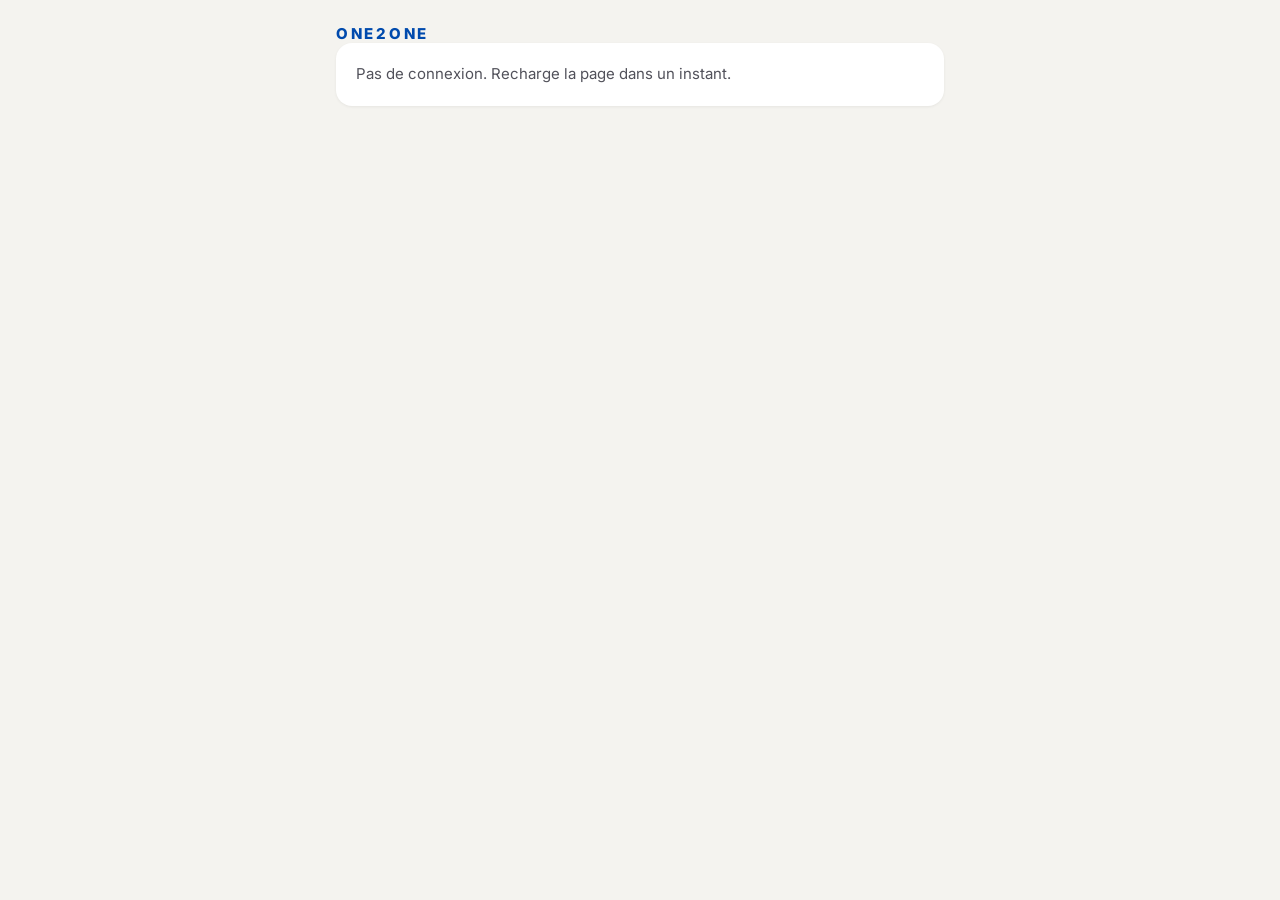
<file: audit.html>
<!DOCTYPE html>
<html lang="fr">
<head>
<meta charset="UTF-8">
<meta name="viewport" content="width=device-width, initial-scale=1">
<meta name="robots" content="noindex">
<title>Ton questionnaire · ONE2ONE</title>
<link rel="icon" href="/icon.png">
<link rel="preconnect" href="https://fonts.googleapis.com">
<link href="https://fonts.googleapis.com/css2?family=Inter:wght@400;500;600;700;800&display=swap" rel="stylesheet">
<style>
  :root {
    --bleu: #004aad; --bleu-fonce: #002d80; --bleu-clair: #EBF3FF; --fond: #F4F3EF;
    --texte: #18181B; --gris: #52525B; --gris-clair: #A1A1AA; --bord: #E4E4E7; --blanc: #fff;
    --vert: #15803D; --rouge: #B91C1C;
  }
  * { box-sizing: border-box; }
  body { margin: 0; background: var(--fond); color: var(--texte); font-family: 'Inter', -apple-system, sans-serif; -webkit-font-smoothing: antialiased; }
  .page { max-width: 640px; margin: 0 auto; padding: 24px 16px 48px; }
  .logo { font-weight: 800; letter-spacing: .18em; color: var(--bleu); font-size: 15px; }
  h1 { font-size: 24px; line-height: 1.25; margin: 18px 0 8px; }
  .sous { color: var(--gris); font-size: 15px; line-height: 1.5; margin: 0 0 18px; }
  .progression { display: flex; gap: 6px; margin: 0 0 8px; }
  .progression span { flex: 1; height: 6px; border-radius: 3px; background: var(--bord); }
  .progression span.on { background: var(--bleu); }
  .etape-nom { font-size: 12px; font-weight: 700; letter-spacing: .08em; text-transform: uppercase; color: var(--bleu); margin-bottom: 14px; }
  .carte { background: var(--blanc); border-radius: 16px; padding: 20px; box-shadow: 0 1px 3px rgba(0,0,0,.06); margin-bottom: 16px; }
  .q { margin-bottom: 22px; }
  .q:last-child { margin-bottom: 0; }
  .q > label, .q > .titre { display: block; font-size: 15px; font-weight: 600; line-height: 1.4; margin-bottom: 8px; }
  .aide { display: block; color: var(--gris); font-size: 13px; font-weight: 400; margin-top: 4px; white-space: pre-line; }
  input[type=text], input[type=number], textarea { width: 100%; font: inherit; font-size: 16px; padding: 11px 13px; border: 1.5px solid var(--bord);
    border-radius: 10px; background: var(--blanc); color: var(--texte); }
  textarea { min-height: 76px; resize: vertical; }
  input:focus, textarea:focus { outline: none; border-color: var(--bleu); }
  .echelle { display: grid; grid-template-columns: repeat(10, 1fr); gap: 4px; }
  .echelle button { border: 1.5px solid var(--bord); background: var(--blanc); border-radius: 8px; padding: 9px 0; font: inherit; font-size: 14px;
    font-weight: 600; cursor: pointer; color: var(--texte); }
  .echelle button.on { background: var(--bleu); border-color: var(--bleu); color: #fff; }
  .bornes { display: flex; justify-content: space-between; color: var(--gris); font-size: 12px; margin-top: 4px; }
  .choix { display: flex; flex-direction: column; gap: 6px; }
  .choix button { text-align: left; border: 1.5px solid var(--bord); background: var(--blanc); border-radius: 10px; padding: 10px 13px; font: inherit;
    font-size: 15px; cursor: pointer; color: var(--texte); line-height: 1.35; }
  .choix button.on { border-color: var(--bleu); background: var(--bleu-clair); color: var(--bleu-fonce); font-weight: 600; }
  .boutons { display: flex; gap: 10px; margin-top: 18px; }
  .bouton { flex: 1; border: 0; border-radius: 12px; padding: 15px; font: inherit; font-size: 16px; font-weight: 700; background: var(--bleu); color: #fff; cursor: pointer; }
  .bouton.second { flex: 0 0 auto; background: var(--blanc); color: var(--bleu); border: 1.5px solid var(--bleu); padding: 15px 18px; }
  .bouton:disabled { opacity: .5; cursor: default; }
  .consent { display: flex; gap: 10px; align-items: flex-start; font-size: 14px; line-height: 1.45; color: var(--gris); margin-top: 6px; cursor: pointer; }
  .consent input { width: 20px; height: 20px; margin-top: 1px; flex: 0 0 auto; accent-color: var(--bleu); }
  .consent a { color: var(--gris); }
  .erreur { color: var(--rouge); font-size: 14px; margin-top: 12px; }
  .info { background: var(--bleu-clair); color: var(--bleu-fonce); border-radius: 10px; padding: 12px 14px; font-size: 14px; line-height: 1.45; margin-top: 12px; }
  .ok { text-align: center; }
  .ok .rond { width: 64px; height: 64px; border-radius: 50%; background: #DCFCE7; color: var(--vert); font-size: 32px; line-height: 64px; margin: 8px auto 12px; }
  .ok h2 { margin: 0 0 6px; font-size: 22px; }
  .ok p { color: var(--gris); line-height: 1.5; margin: 6px 0; }
  [hidden] { display: none !important; }
  @media (max-width: 420px) { .echelle { grid-template-columns: repeat(5, 1fr); } }
</style>
</head>
<body>
<main class="page">
  <div class="logo">ONE2ONE</div>

  <section id="chargement" class="carte"><p class="sous" style="margin:0">Chargement…</p></section>

  <section id="invalide" class="carte" hidden>
    <h1 style="margin-top:0">Lien introuvable</h1>
    <p class="sous" style="margin:0">Ce lien de questionnaire n'est pas valide. Demande à ton coach de te le renvoyer.</p>
  </section>

  <section id="questionnaire" hidden>
    <h1 id="titre">Ton questionnaire</h1>
    <p class="sous">Prends 5 à 10 minutes pour répondre : ton coach s'en sert pour préparer ton bilan et le rendre vraiment utile. Aucune question n'est obligatoire, mais plus tu en dis, plus le bilan est précis.</p>
    <div class="progression" id="progression"></div>
    <form class="carte" id="formulaire" novalidate>
      <div class="etape-nom" id="etapeNom"></div>
      <div id="questions"></div>
      <div id="fin" hidden>
        <label class="consent"><input type="checkbox" id="consent">
          <span>J'accepte que mes réponses (dont des informations sur ma santé) soient analysées par les coachs ONE2ONE, avec l'aide d'un outil d'aide à la rédaction, pour préparer mon bilan. Elles ne servent qu'à mon accompagnement chez ONE2ONE.
          <a href="/confidentialite.html" target="_blank" rel="noopener">Politique de confidentialité</a></span></label>
        <div class="info" id="manque" hidden></div>
      </div>
      <div class="boutons">
        <button type="button" class="bouton second" id="precedent">‹</button>
        <button type="submit" class="bouton" id="suivant">Suivant</button>
      </div>
      <div class="erreur" id="erreur" hidden></div>
    </form>
  </section>

  <section id="merci" class="carte ok" hidden>
    <div class="rond">✓</div>
    <h2>Merci !</h2>
    <p>Tes réponses sont bien arrivées. Ton coach les étudie pour préparer ton bilan.</p>
    <p>À très vite au studio 💪</p>
  </section>
</main>

<script>
const API = 'https://ahbeturxnnyukkuytesc.supabase.co/functions/v1/audit-bilan';
const $ = id => document.getElementById(id);
const jeton = new URLSearchParams(location.search).get('j') || '';
const CLE = 'apex_audit_' + jeton;

// Questions du Google Form « Audit ONE2ONE 2027 » (même texte, mêmes choix)
const FREQ = ['Jamais', 'Quelques fois', 'Souvent', 'Tout le temps'];
const DIFF = ['Aucune', 'Légère', 'Moyenne', 'Grande', 'Extrême'];
const SECTIONS = [
  { nom: 'Toi', questions: [
    { q: 'Âge', t: 'texte', clavier: 'numeric' },
    { q: 'Taille (en cm)', t: 'texte', clavier: 'numeric' },
    { q: 'Poids (en kg)', t: 'texte', clavier: 'decimal' },
    { q: 'Quel est ton objectif ?', t: 'para' },
    { q: "Pourquoi c'est important pour toi de régler ça maintenant, et pas dans 6 mois ou 1 an ?", t: 'para' },
    { q: "Es-tu prêt(e) à t'engager dans un processus de 6 mois pour changer durablement, même si les résultats ne sont pas visibles immédiatement ?", t: 'para' },
    { q: 'Sur une échelle de 1 à 10, à quel point es-tu prêt(e) à investir financièrement pour régler ton problème pour de bon ?', t: 'echelle' },
    { q: 'Vis-tu en couple ? Avec des enfants ? Si oui, quel âge ?', t: 'para' },
  ]},
  { nom: 'Nutrition', questions: [
    { q: 'Note tes habitudes alimentaires', t: 'echelle', min: 'Très mauvaises', max: 'Très bonnes' },
    { q: 'Combien de temps prends-tu pour manger ? Manges-tu en pleine conscience ?', t: 'texte' },
    { q: "Combien de litres d'eau bois-tu par jour ?", t: 'texte' },
    { q: 'Combien de pas fais-tu par jour en moyenne ?', t: 'texte' },
    { q: 'Ton métier est-il physique ?', t: 'texte' },
    { q: 'Que prends-tu pour le petit déjeuner en général ?', t: 'para' },
    { q: 'Que prends-tu en collation le matin en général ?', t: 'para' },
    { q: 'Que prends-tu pour le repas du midi en général ?', t: 'para' },
    { q: "Que prends-tu en collation l'après-midi en général ?", t: 'para' },
    { q: 'Que prends-tu pour le repas du soir en général ?', t: 'para' },
    { q: 'Prends-tu une collation après le repas du soir en général ? (si oui, quoi ?)', t: 'para' },
    { q: 'Pourquoi manges-tu ?', t: 'choix', options: [
      "Je mange pour me nourrir, je n'éprouve pas de plaisir particulier",
      "Je mange pour me nourrir et j'ai besoin d'éprouver du plaisir",
      'Je mange pour me récompenser',
      'Je mange pour atteindre mes objectifs',
      "Je mange pour ma santé mais j'aime aussi profiter de certains plaisirs"] },
    { q: 'À quel moment arrêtes-tu de manger ?', t: 'choix', options: [
      "Quand je n'ai plus faim (satiété)",
      "Quand j'ai mal au ventre (je n'y arrive plus)",
      "Quand il n'y a plus de nourriture à disposition (j'ai besoin de finir tout ce qu'il y a sur la table)",
      "Quand j'ai fini mon assiette (et ça me suffit)"] },
    { q: 'Quels sont les INDISPENSABLES à ton bien-être ?', t: 'para',
      aide: "Exemple : le plateau de sushis et la bouteille de vin du samedi soir avec mon conjoint(e). Ça, c'est intouchable !\nExemple : une glace après le dîner en été. Ça, c'est intouchable !" },
    { q: 'Quelles émotions déclenchent chez toi un besoin compulsif de te réfugier dans la nourriture ?', t: 'choix',
      options: ['Colère', 'Frustration', 'Tristesse', 'Ennui', 'Fatigue', 'Joie'] },
    { q: 'Intolérances alimentaires', t: 'para' },
    { q: 'Informations complémentaires au sujet de la nutrition ?', t: 'para' },
  ]},
  { nom: 'Digestion', questions: [
    { q: 'Note ta digestion', t: 'echelle', min: 'Très mauvaise', max: 'Très bonne' },
    { q: 'Fréquence des selles par jour', t: 'choix', options: ['Pas tous les jours', '1 fois par jour', '2 fois par jour', '3 fois par jour', 'Plus de 3 fois par jour'] },
    { q: 'Constipation', t: 'choix', options: FREQ },
    { q: 'Diarrhée', t: 'choix', options: FREQ },
    { q: 'Ballonnements après les repas', t: 'choix', options: FREQ },
    { q: 'Crampes abdominales', t: 'choix', options: FREQ },
    { q: 'Coup de fatigue après les repas', t: 'choix', options: FREQ },
    { q: 'Gaz excessifs', t: 'choix', options: FREQ },
    { q: 'Syndrome du côlon irritable', t: 'choix', options: ['Oui', 'Non', 'Je ne sais pas'] },
    { q: "Utilisation d'antibiotiques", t: 'choix', options: ['Oui', 'Non'] },
    { q: "Utilisation d'anti-inflammatoires", t: 'choix', options: ['Oui', 'Non'] },
    { q: 'Informations complémentaires', t: 'para' },
  ]},
  { nom: 'Sommeil', questions: [
    { q: 'Note la qualité de ton sommeil', t: 'echelle', min: 'Très mauvais', max: 'Très bon' },
    { q: "Combien d'heures dors-tu en moyenne la nuit ?", t: 'texte' },
    { q: 'Tes horaires de coucher / lever sont-ils réguliers ?', t: 'choix', options: ['Oui', 'Non'] },
    { q: 'Si oui, quels sont-ils ?', t: 'para' },
    { q: 'Si non, pourquoi ?', t: 'para' },
    { q: "Que fais-tu avant d'aller te coucher ? (TV, lecture, sport, repas, etc.)", t: 'para' },
    { q: "Difficultés à s'endormir", t: 'choix', options: DIFF },
    { q: 'Difficultés à rester endormi(e)', t: 'choix', options: DIFF },
    { q: "T'arrive-t-il de te réveiller plus fatigué(e) que quand tu t'es couché(e) ?", t: 'choix', options: ['Jamais', 'Quelques fois', 'Souvent', 'Toujours'] },
    { q: "As-tu déjà eu recours à des médicaments pour t'aider à t'endormir ?", t: 'para' },
    { q: 'Informations complémentaires sur ton sommeil ?', t: 'para' },
  ]},
];

let etape = 0;
let reponses = {};                        // « s.q » → réponse
try { reponses = JSON.parse(localStorage.getItem(CLE) || '{}') || {}; } catch (e) { reponses = {}; }
const garder = () => { try { localStorage.setItem(CLE, JSON.stringify(reponses)); } catch (e) {} };
const cle = (s, i) => s + '.' + i;
const esc = t => String(t).replace(/[&<>"']/g, c => ({ '&': '&amp;', '<': '&lt;', '>': '&gt;', '"': '&quot;', "'": '&#39;' }[c]));

function afficher() {
  const s = SECTIONS[etape];
  $('progression').innerHTML = SECTIONS.map((_, i) => `<span class="${i <= etape ? 'on' : ''}"></span>`).join('');
  $('etapeNom').textContent = `${etape + 1} / ${SECTIONS.length} · ${s.nom}`;
  $('questions').innerHTML = s.questions.map((q, i) => {
    const k = cle(etape, i), v = reponses[k] ?? '';
    const aide = q.aide ? `<span class="aide">${esc(q.aide)}</span>` : '';
    if (q.t === 'texte') return `<div class="q"><label for="q${i}">${esc(q.q)}${aide}</label>
      <input type="text" id="q${i}" data-k="${k}" ${q.clavier ? `inputmode="${q.clavier}"` : ''} value="${esc(v)}"></div>`;
    if (q.t === 'para') return `<div class="q"><label for="q${i}">${esc(q.q)}${aide}</label>
      <textarea id="q${i}" data-k="${k}">${esc(v)}</textarea></div>`;
    if (q.t === 'echelle') return `<div class="q"><div class="titre">${esc(q.q)}${aide}</div>
      <div class="echelle">${[1,2,3,4,5,6,7,8,9,10].map(n => `<button type="button" class="${String(v) === String(n) ? 'on' : ''}" onclick="choisir('${k}', '${n}')">${n}</button>`).join('')}</div>
      ${q.min ? `<div class="bornes"><span>${esc(q.min)}</span><span>${esc(q.max)}</span></div>` : ''}</div>`;
    return `<div class="q"><div class="titre">${esc(q.q)}${aide}</div><div class="choix">
      ${q.options.map((o, j) => `<button type="button" class="${v === o ? 'on' : ''}" onclick="choisir('${k}', ${j})">${esc(o)}</button>`).join('')}</div></div>`;
  }).join('');
  document.querySelectorAll('[data-k]').forEach(el => el.addEventListener('input', () => { reponses[el.dataset.k] = el.value; garder(); }));
  $('precedent').hidden = etape === 0;
  const derniere = etape === SECTIONS.length - 1;
  $('fin').hidden = !derniere;
  $('suivant').textContent = derniere ? 'Envoyer mes réponses' : 'Suivant';
  $('erreur').hidden = true;
  $('manque').hidden = true;
}

function choisir(k, v) {
  const [s, i] = k.split('.').map(Number);
  const q = SECTIONS[s].questions[i];
  const val = q.t === 'choix' ? q.options[v] : v;
  reponses[k] = reponses[k] === val ? '' : val;      // re-cliquer = effacer
  garder();
  afficher();
}

$('precedent').addEventListener('click', () => { if (etape > 0) { etape--; afficher(); window.scrollTo({ top: 0 }); } });

let avertiManque = false;
$('formulaire').addEventListener('submit', async ev => {
  ev.preventDefault();
  if (etape < SECTIONS.length - 1) { etape++; afficher(); window.scrollTo({ top: 0, behavior: 'smooth' }); return; }
  if (!$('consent').checked) { $('erreur').textContent = 'Coche la case pour accepter l\'analyse de tes réponses.'; $('erreur').hidden = false; return; }
  const liste = [];
  let vides = 0;
  SECTIONS.forEach((s, si) => s.questions.forEach((q, qi) => {
    const r = String(reponses[cle(si, qi)] ?? '').trim();
    if (!r) vides++;
    liste.push({ section: s.nom, question: q.q, reponse: r });
  }));
  if (vides > 15 && !avertiManque) {
    avertiManque = true;
    $('manque').textContent = `Il reste ${vides} questions sans réponse. Tu peux revenir en arrière pour compléter, ou cliquer à nouveau sur « Envoyer » pour envoyer quand même.`;
    $('manque').hidden = false;
    return;
  }
  $('suivant').disabled = true; $('suivant').textContent = 'Envoi…'; $('erreur').hidden = true;
  try {
    const r = await fetch(API, { method: 'POST', headers: { 'Content-Type': 'application/json' },
      body: JSON.stringify({ jeton, reponses: liste, consentement: true }) });
    const d = await r.json().catch(() => ({}));
    if (d.ok || d.erreur === 'deja') {
      try { localStorage.removeItem(CLE); } catch (e) {}
      $('questionnaire').hidden = true; $('merci').hidden = false; window.scrollTo({ top: 0 });
      return;
    }
    $('erreur').textContent = d.erreur === 'jeton' ? 'Ce lien n\'est plus valide. Demande à ton coach de te le renvoyer.'
      : 'L\'envoi n\'a pas abouti. Réessaie dans un instant (tes réponses sont gardées).';
    $('erreur').hidden = false;
  } catch (e) {
    $('erreur').textContent = 'Pas de connexion. Réessaie dans un instant (tes réponses sont gardées).';
    $('erreur').hidden = false;
  } finally {
    $('suivant').disabled = false; $('suivant').textContent = 'Envoyer mes réponses';
  }
});

(async () => {
  try {
    const r = await fetch(API + '?j=' + encodeURIComponent(jeton));
    const d = await r.json();
    $('chargement').hidden = true;
    if (!d.ok) { $('invalide').hidden = false; return; }
    if (d.rempli) { $('merci').hidden = false; return; }
    if (d.prenom) $('titre').textContent = `${d.prenom}, ton questionnaire`;
    $('questionnaire').hidden = false;
    afficher();
  } catch (e) {
    $('chargement').innerHTML = '<p class="sous" style="margin:0">Pas de connexion. Recharge la page dans un instant.</p>';
  }
})();
</script>
</body>
</html>
</file>
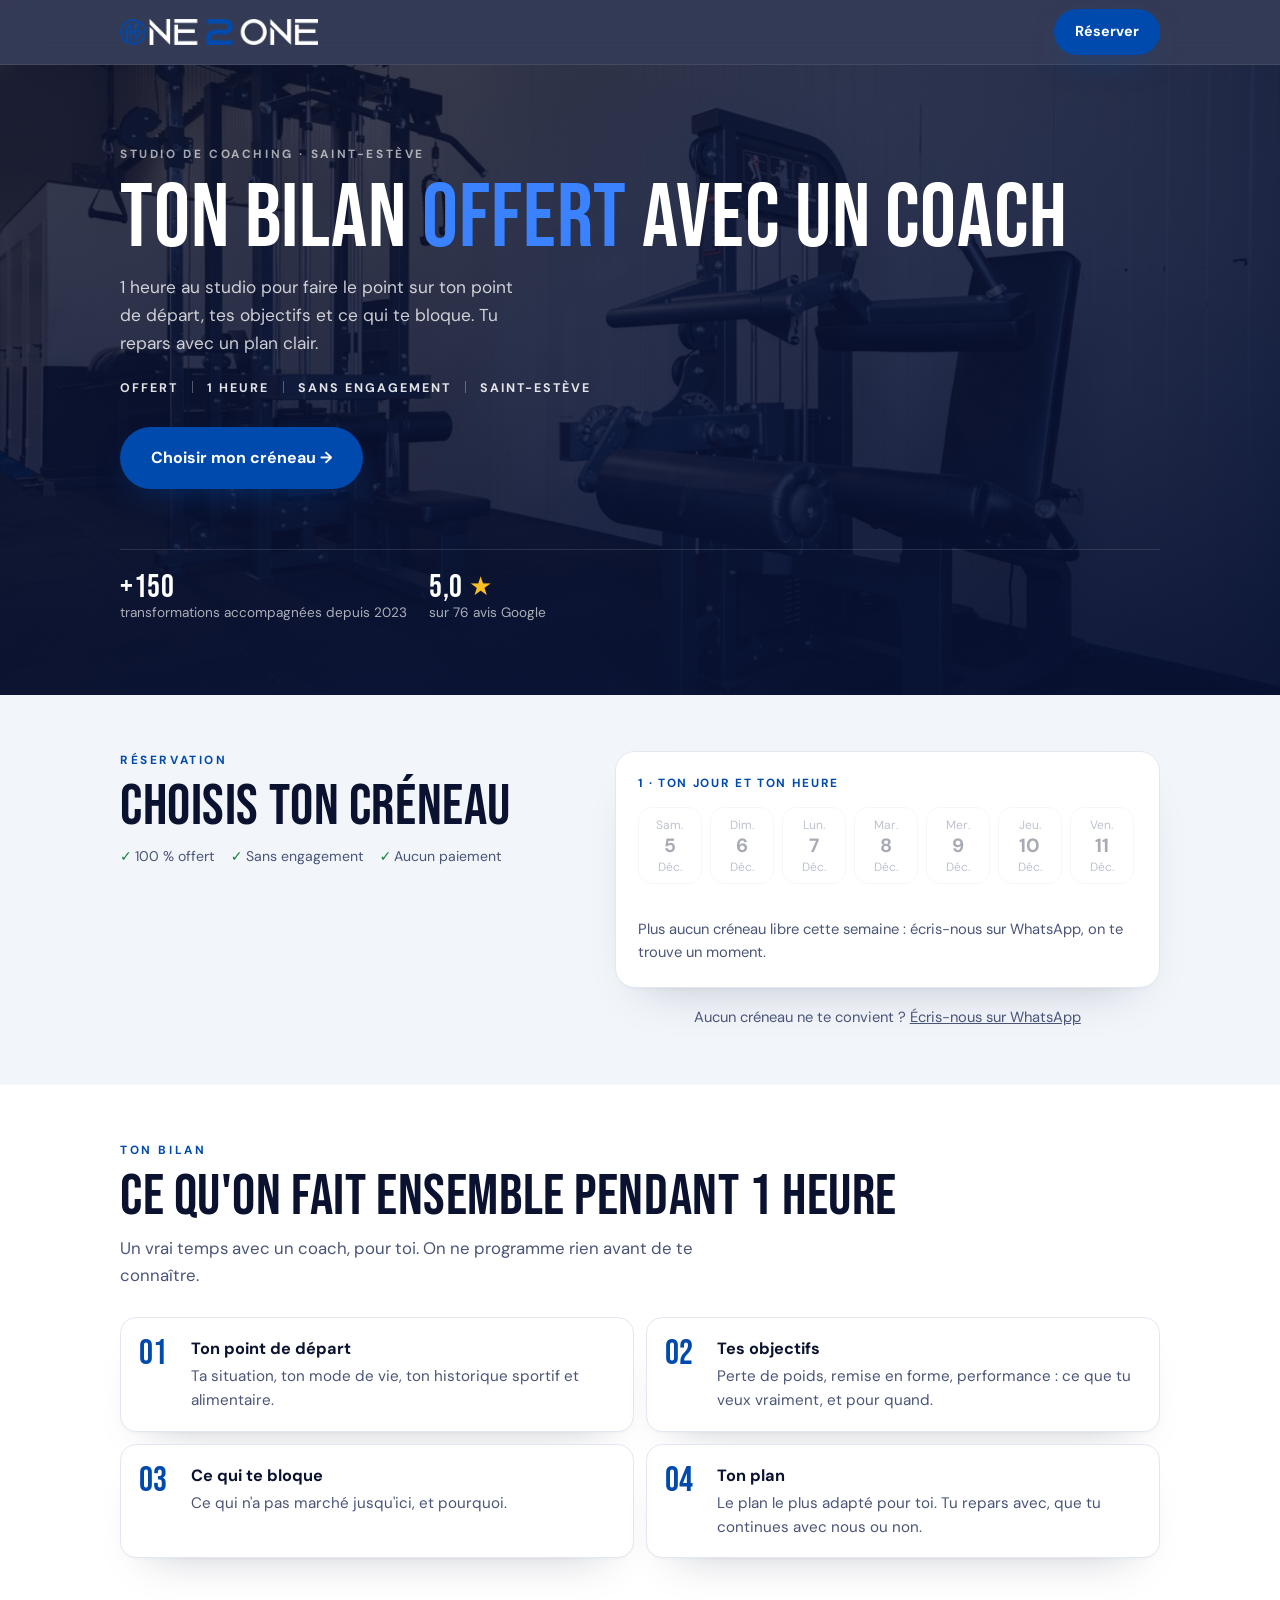
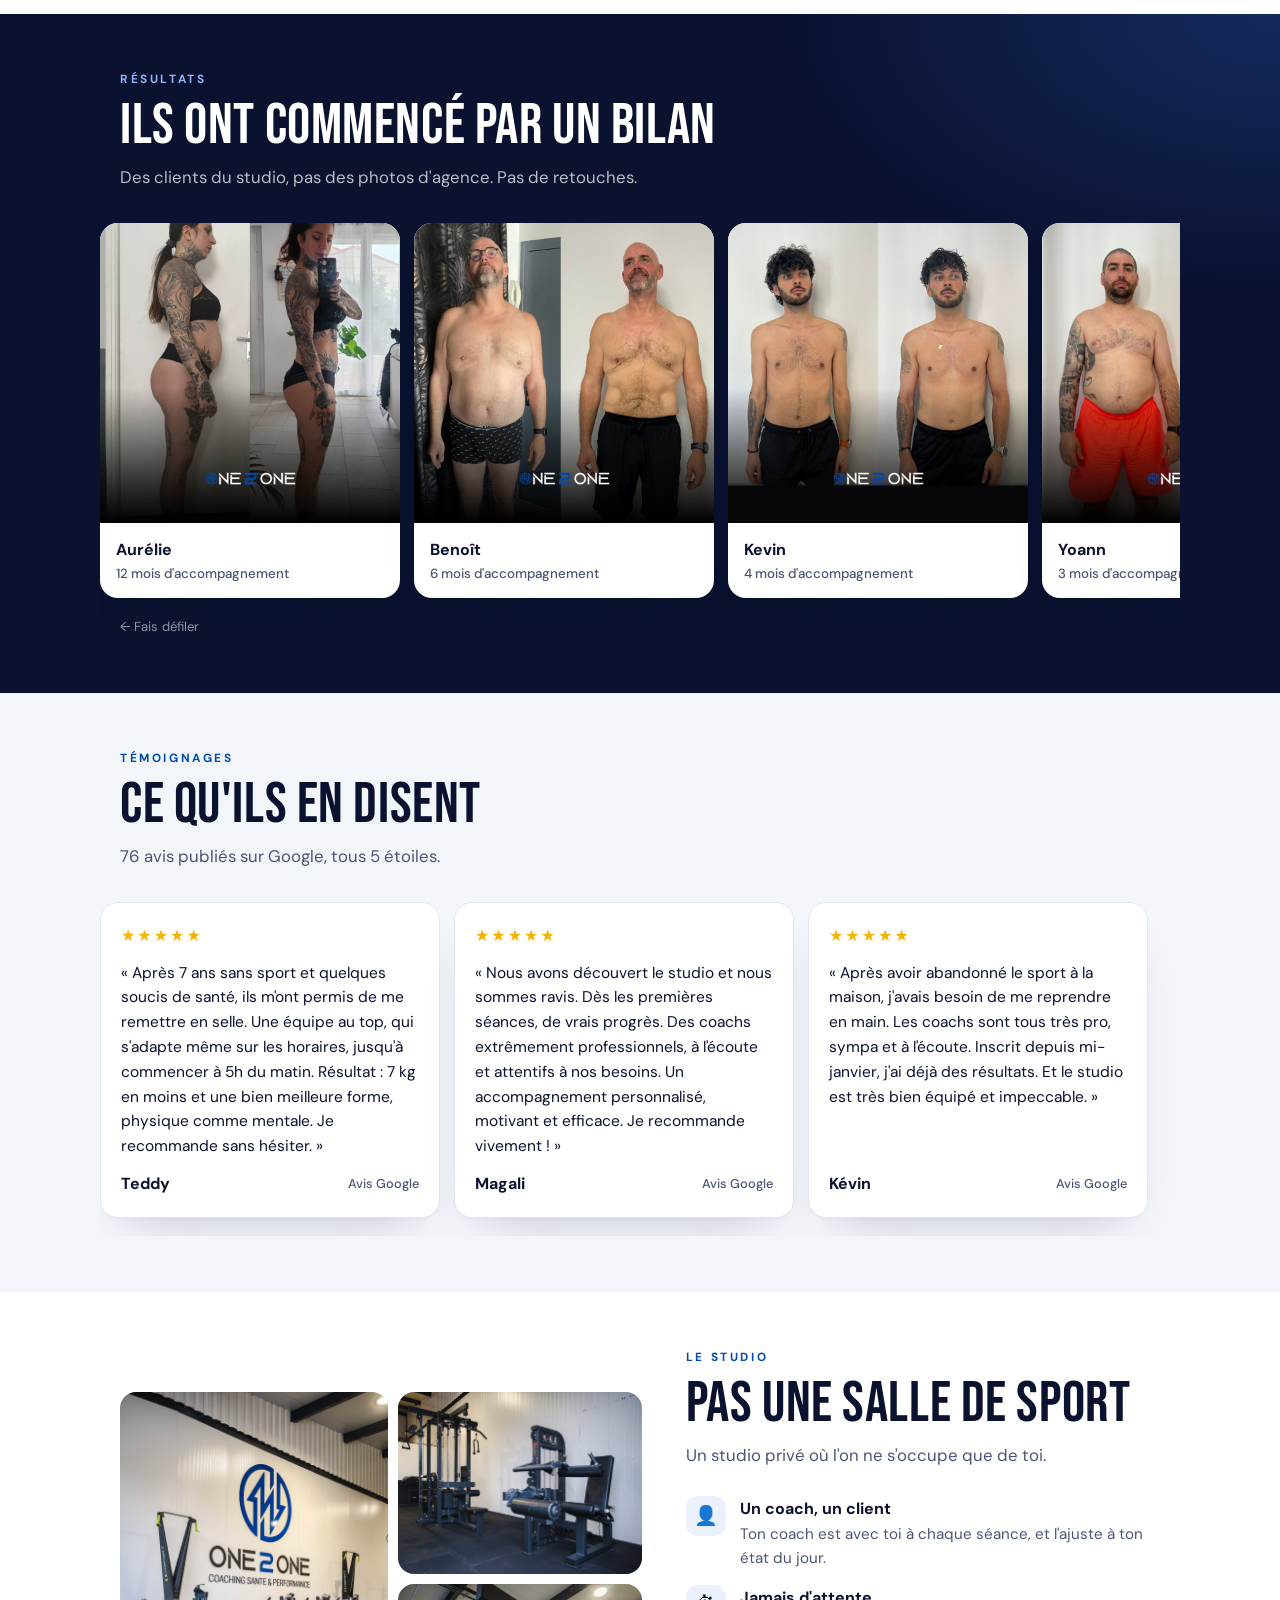
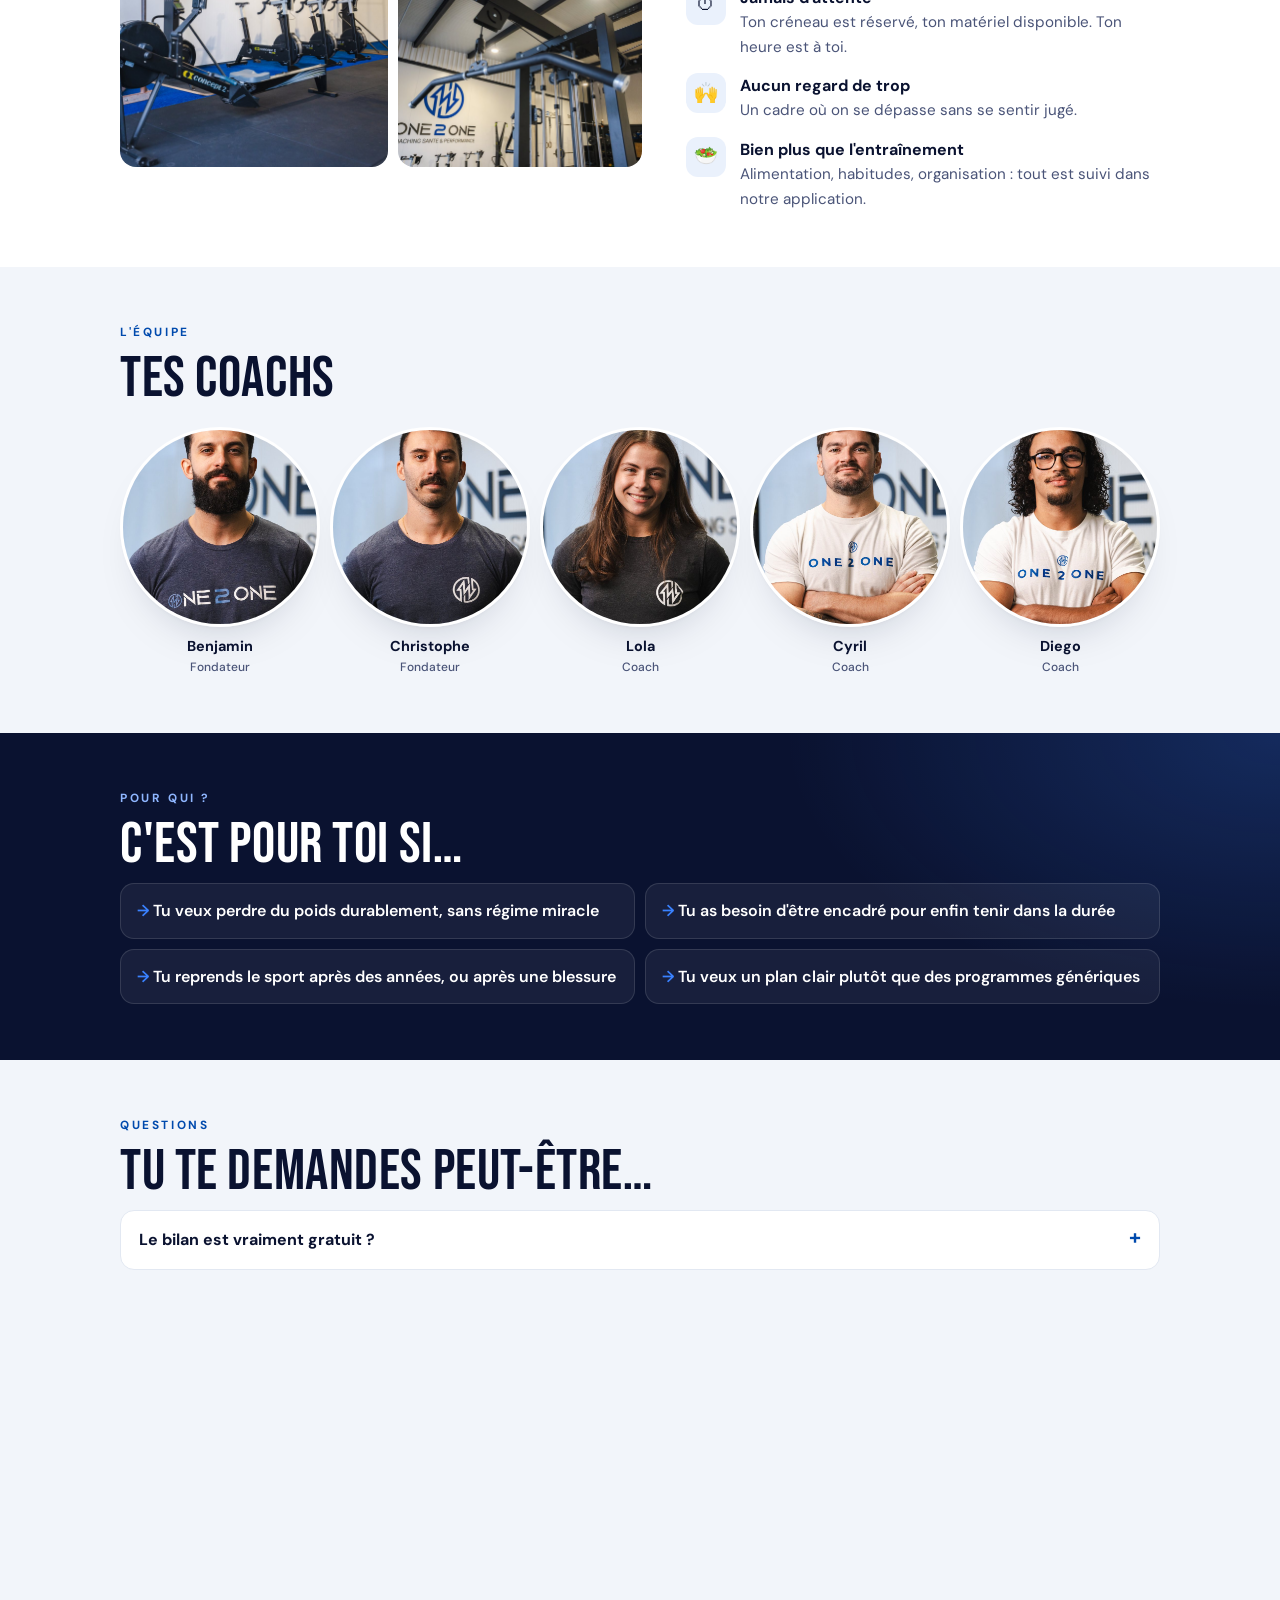
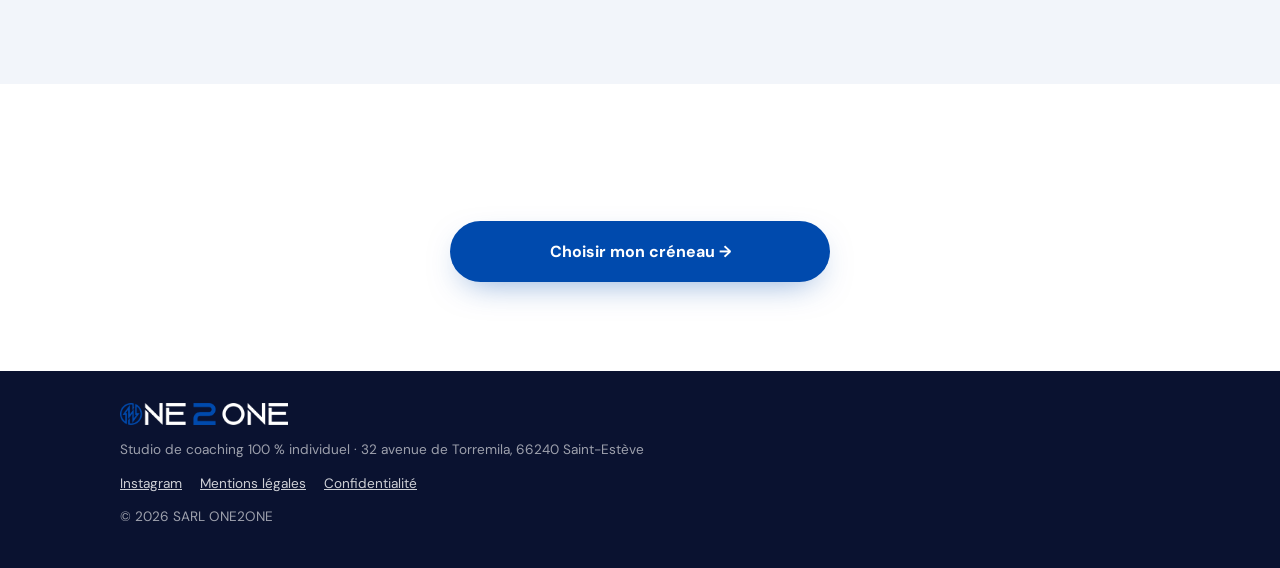
<file: bilan.html>
<!DOCTYPE html>
<html lang="fr">
<head>
<meta charset="UTF-8">
<meta name="viewport" content="width=device-width, initial-scale=1, viewport-fit=cover">
<title>Ton bilan offert · ONE2ONE Saint-Estève</title>
<meta name="description" content="Bilan personnalisé offert avec un coach au studio ONE2ONE, à Saint-Estève près de Perpignan. Sans engagement.">
<meta name="theme-color" content="#0A1230">
<meta property="og:title" content="Ton bilan offert avec un coach · ONE2ONE">
<meta property="og:description" content="1 heure au studio pour faire le point et repartir avec un plan clair. Sans engagement.">
<meta property="og:image" content="https://app.one2onecoaching.fr/img/site/studio-2.jpg">
<link rel="icon" href="/icon.png">
<link rel="preconnect" href="https://fonts.googleapis.com">
<link rel="preconnect" href="https://fonts.gstatic.com" crossorigin>
<link href="https://fonts.googleapis.com/css2?family=Bebas+Neue&family=DM+Sans:opsz,wght@9..40,400;9..40,500;9..40,600;9..40,700&display=swap" rel="stylesheet">
<!-- Pixel Meta (le même que la page systeme.io) -->
<script>
!function(f,b,e,v,n,t,s){if(f.fbq)return;n=f.fbq=function(){n.callMethod?n.callMethod.apply(n,arguments):n.queue.push(arguments)};
if(!f._fbq)f._fbq=n;n.push=n;n.loaded=!0;n.version='2.0';n.queue=[];t=b.createElement(e);t.async=!0;
t.src=v;s=b.getElementsByTagName(e)[0];s.parentNode.insertBefore(t,s)}(window,document,'script','https://connect.facebook.net/en_US/fbevents.js');
fbq('init', '1483076663534462');
fbq('track', 'PageView');
</script>
<style>
  /* Aux couleurs du site one2onecoaching.fr */
  :root {
    --blue: #004AAD; --blue-light: #3A82FF; --blue-pale: #EAF1FC;
    --ink: #0A1230; --ink-soft: #4A5478; --paper: #F2F5FA; --white: #fff; --line: #E2E8F2;
    --vert: #15803D; --rouge: #B91C1C;
    --ease: cubic-bezier(.22,.61,.36,1);
    --ombre: 0 2px 4px -2px rgba(10,18,48,.05), 0 24px 48px -30px rgba(10,18,48,.26);
  }
  * { box-sizing: border-box; margin: 0; padding: 0; }
  html { scroll-behavior: smooth; }
  body { font-family: "DM Sans", system-ui, sans-serif; color: var(--ink); background: var(--paper); line-height: 1.6; font-size: 16px;
         -webkit-font-smoothing: antialiased; overflow-x: hidden; }
  img, video { max-width: 100%; display: block; }
  a { color: inherit; }
  h1, h2, h3, .display { font-family: "Bebas Neue", sans-serif; font-weight: 400; line-height: .92; letter-spacing: .01em; text-transform: uppercase; }
  .wrap { max-width: 1080px; margin: 0 auto; padding: 0 20px; }
  .eyebrow { font-size: .74rem; font-weight: 700; letter-spacing: .22em; text-transform: uppercase; color: var(--blue); }
  [hidden] { display: none !important; }

  /* Boutons */
  .btn { display: inline-flex; align-items: center; justify-content: center; gap: .6em; font: inherit; font-weight: 700; font-size: 1rem;
         padding: 17px 30px; border-radius: 100px; border: 1.5px solid transparent; cursor: pointer; text-decoration: none;
         transition: transform .4s var(--ease), box-shadow .4s var(--ease), background .3s var(--ease); }
  .btn-primary { background: var(--blue); color: #fff; box-shadow: 0 12px 34px -14px rgba(0,74,173,.55); }
  .btn-primary:hover { transform: translateY(-2px); background: #0053c4; }
  .btn-clair { background: #fff; color: var(--blue); border-color: var(--line); }
  .btn-clair:hover { border-color: var(--blue); }
  .btn:disabled { opacity: .5; cursor: default; transform: none; }
  .btn-large { width: 100%; }

  /* En-tête */
  header.site { position: sticky; top: 0; z-index: 50; background: rgba(10,18,48,.82); backdrop-filter: blur(18px) saturate(160%);
                -webkit-backdrop-filter: blur(18px) saturate(160%); border-bottom: 1px solid rgba(255,255,255,.08); }
  .nav { display: flex; align-items: center; justify-content: space-between; height: 64px; }
  .nav img { height: 26px; width: auto; }
  .nav .btn { padding: 10px 20px; font-size: .9rem; }

  /* Héros */
  .hero { position: relative; color: #fff; overflow: hidden; background: linear-gradient(160deg, #0A1230 0%, #0b1a44 55%, #071031 100%); }
  .hero video { position: absolute; inset: 0; width: 100%; height: 100%; object-fit: cover; }
  .hero .voile { position: absolute; inset: 0; background: linear-gradient(170deg, rgba(10,18,48,.78), rgba(7,16,49,.86) 60%, rgba(7,16,49,.95)); }
  .hero-inner { position: relative; padding-top: 44px; padding-bottom: 40px; }
  .recu { display: inline-flex; align-items: center; gap: 8px; background: rgba(34,197,94,.16); border: 1px solid rgba(74,222,128,.4); color: #BBF7D0;
          border-radius: 100px; padding: 6px 14px; font-size: .85rem; font-weight: 600; margin-bottom: 16px; }
  .hero .eyebrow { color: rgba(255,255,255,.62); }
  .hero h1 { font-size: clamp(3rem, 11vw, 5.6rem); margin: 14px 0 14px; }
  .hero h1 em { font-style: normal; color: var(--blue-light); }
  .hero-sub { font-size: 1.08rem; color: rgba(255,255,255,.78); max-width: 34ch; margin-bottom: 22px; }
  .infos { list-style: none; display: flex; flex-wrap: wrap; align-items: center; gap: 6px 0; margin-bottom: 28px;
           font-size: .78rem; font-weight: 700; letter-spacing: .16em; text-transform: uppercase; color: rgba(255,255,255,.88); }
  .infos li + li::before { content: ""; display: inline-block; width: 1px; height: 12px; background: rgba(255,255,255,.3); margin: 0 14px; vertical-align: -1px; }
  .hero .btn { width: 100%; max-width: 380px; }
  .prochain { margin-top: 12px; font-size: .92rem; color: rgba(255,255,255,.72); min-height: 1.4em; }
  .prochain b { color: #fff; }
  .preuve { display: flex; gap: 22px; margin-top: 28px; padding-top: 22px; border-top: 1px solid rgba(255,255,255,.12); }
  .preuve div { font-size: .85rem; color: rgba(255,255,255,.66); line-height: 1.35; }
  .preuve b { display: block; font-family: "Bebas Neue"; font-weight: 400; font-size: 2rem; color: #fff; letter-spacing: .02em; line-height: 1; }
  .preuve .etoiles { color: #FBBF24; font-size: .8em; vertical-align: .08em; }

  /* Sections */
  section.bloc { padding: 56px 0; }
  .bloc h2 { font-size: clamp(2.3rem, 8vw, 3.6rem); margin: 10px 0 12px; }
  .bloc .intro { color: var(--ink-soft); font-size: 1.05rem; max-width: 52ch; margin-bottom: 28px; }
  .blanc { background: #fff; }
  .sombre { background: radial-gradient(900px 500px at 100% 0%, rgba(58,130,255,.22), transparent 55%), var(--ink); color: #fff; }
  .sombre .intro { color: rgba(255,255,255,.72); }
  .sombre .eyebrow { color: #8fb6ff; }

  /* Réservation */
  #reserver { scroll-margin-top: 72px; }
  .carte { background: #fff; border: 1px solid var(--line); border-radius: 20px; padding: 22px; box-shadow: var(--ombre); margin-bottom: 16px; }
  .etape { font-size: .74rem; font-weight: 700; letter-spacing: .14em; text-transform: uppercase; color: var(--blue); margin-bottom: 14px; }
  .jours { display: flex; gap: 8px; overflow-x: auto; padding-bottom: 4px; scrollbar-width: none; }
  .jours::-webkit-scrollbar { display: none; }
  .jour { flex: 0 0 auto; min-width: 64px; border: 1.5px solid var(--line); background: #fff; border-radius: 14px; padding: 8px 10px;
          text-align: center; cursor: pointer; font-family: inherit; color: var(--ink); }
  .jour b { display: block; font-size: 1.2rem; }
  .jour span { font-size: .75rem; color: var(--ink-soft); text-transform: capitalize; }
  .jour.on { border-color: var(--blue); background: var(--blue); color: #fff; }
  .jour.on span { color: #DCE8FF; }
  .jour:disabled { opacity: .35; cursor: default; }
  .heures { display: grid; grid-template-columns: repeat(auto-fill, minmax(84px, 1fr)); gap: 8px; margin-top: 16px; }
  .heure { border: 1.5px solid var(--line); background: #fff; border-radius: 12px; padding: 11px 0; font-size: 1rem; font-weight: 700;
           cursor: pointer; font-family: inherit; color: var(--ink); }
  .heure:hover { border-color: var(--blue); }
  .heure.on { background: var(--blue); border-color: var(--blue); color: #fff; }
  .vide, .chargement { color: var(--ink-soft); font-size: .92rem; margin-top: 14px; }
  label { display: block; font-size: .85rem; font-weight: 700; margin: 14px 0 6px; }
  label small { color: var(--ink-soft); font-weight: 500; }
  input { width: 100%; font: inherit; font-size: 16px; padding: 13px 14px; border: 1.5px solid var(--line); border-radius: 12px; background: #fff; color: var(--ink); }
  input:focus { outline: none; border-color: var(--blue); }
  .deux { display: grid; grid-template-columns: 1fr 1fr; gap: 0 12px; }
  .piege { position: absolute; left: -5000px; }
  .choix { background: var(--blue-pale); border-radius: 12px; padding: 12px 14px; font-size: .98rem; font-weight: 700; color: var(--blue); }
  #formulaire .btn { margin-top: 20px; }
  .erreur { color: var(--rouge); font-size: .92rem; margin-top: 12px; }
  .legal { color: var(--ink-soft); font-size: .78rem; line-height: 1.5; margin-top: 14px; opacity: .85; }
  .rassure { display: flex; flex-wrap: wrap; gap: 6px 16px; margin: 4px 0 20px; color: var(--ink-soft); font-size: .88rem; }
  .rassure span::before { content: "✓ "; color: var(--vert); font-weight: 700; }
  .aide { color: var(--ink-soft); font-size: .92rem; text-align: center; margin-top: 18px; }

  /* Déroulé du bilan */
  .etapes { display: grid; gap: 12px; }
  .et { display: flex; gap: 16px; background: #fff; border: 1px solid var(--line); border-radius: 16px; padding: 18px; box-shadow: var(--ombre); }
  .et .n { font-family: "Bebas Neue"; font-size: 2.2rem; color: var(--blue); line-height: 1; min-width: 36px; }
  .et b { display: block; font-size: 1.02rem; margin-bottom: 2px; }
  .et p { color: var(--ink-soft); font-size: .95rem; }

  /* Transformations */
  .defile { display: flex; gap: 14px; overflow-x: auto; scroll-snap-type: x mandatory; padding: 4px 20px 18px; margin: 0 -20px; scrollbar-width: none; }
  .defile::-webkit-scrollbar { display: none; }
  .tcard { scroll-snap-align: start; flex: 0 0 78%; max-width: 320px; background: #fff; border-radius: 18px; overflow: hidden; box-shadow: var(--ombre); color: var(--ink); }
  .tcard img { aspect-ratio: 1/1; object-fit: cover; width: 100%; }
  .tcard div { padding: 14px 16px; font-weight: 700; }
  .tcard small { display: block; color: var(--ink-soft); font-weight: 500; }
  .indice { font-size: .82rem; color: rgba(255,255,255,.55); }

  /* Avis */
  .avis { display: flex; gap: 14px; overflow-x: auto; scroll-snap-type: x mandatory; padding: 4px 20px 18px; margin: 0 -20px; scrollbar-width: none; }
  .avis::-webkit-scrollbar { display: none; }
  .avi { scroll-snap-align: start; flex: 0 0 84%; max-width: 360px; background: #fff; border: 1px solid var(--line); border-radius: 18px; padding: 20px; box-shadow: var(--ombre);
         display: flex; flex-direction: column; gap: 12px; }
  .avi .etoiles { color: #F5B301; letter-spacing: 2px; }
  .avi p { font-size: .97rem; }
  .avi .qui { margin-top: auto; font-weight: 700; display: flex; justify-content: space-between; align-items: center; }
  .avi .qui small { color: var(--ink-soft); font-weight: 500; font-size: .8rem; }

  /* Studio */
  .studio-photos { display: grid; grid-template-columns: 1.1fr 1fr; grid-template-rows: 1fr 1fr; gap: 10px; margin-bottom: 26px; }
  .studio-photos img { width: 100%; height: 100%; object-fit: cover; border-radius: 16px; }
  .studio-photos img:first-child { grid-row: 1 / 3; aspect-ratio: 3/4.2; }
  .points { display: grid; gap: 14px; }
  .point { display: flex; gap: 14px; }
  .point .ico { flex: 0 0 40px; height: 40px; border-radius: 12px; background: var(--blue-pale); display: flex; align-items: center; justify-content: center; font-size: 1.2rem; }
  .point b { display: block; }
  .point p { color: var(--ink-soft); font-size: .95rem; }

  /* Équipe */
  /* minmax(0, 1fr) : toutes les photos ont la même taille, même avec un prénom long (Christophe) */
  .equipe { display: grid; grid-template-columns: repeat(5, minmax(0, 1fr)); gap: 10px; margin-top: 22px; }
  .coach { text-align: center; font-weight: 700; font-size: .9rem; min-width: 0; overflow-wrap: anywhere; cursor: default;
           -webkit-tap-highlight-color: transparent; }
  .coach .photo { border-radius: 50%; margin-bottom: 8px; border: 3px solid #fff; box-shadow: var(--ombre); overflow: hidden;
                  transition: transform .45s var(--ease), border-color .3s var(--ease), box-shadow .45s var(--ease); }
  .coach img { width: 100%; aspect-ratio: 1/1; object-fit: cover; transition: transform .6s var(--ease); }
  .coach:hover .photo, .coach:active .photo, .coach.touche .photo { transform: translateY(-4px) scale(1.07); border-color: var(--blue-light);
            box-shadow: 0 18px 34px -16px rgba(0,74,173,.55); }
  .coach:hover img, .coach:active img, .coach.touche img { transform: scale(1.08); }
  .coach small { transition: color .3s; }
  .coach:hover small, .coach.touche small { color: var(--blue); }

  /* Apparition en douceur au défilement */
  .apparait { opacity: 0; transform: translateY(22px); transition: opacity .7s var(--ease), transform .7s var(--ease); }
  .apparait.vu { opacity: 1; transform: none; }
  @media (prefers-reduced-motion: reduce) { .apparait { opacity: 1; transform: none; transition: none; } }

  /* Cartes : léger soulèvement au survol, comme sur le site */
  .et, .tcard, .avi { transition: opacity .7s var(--ease), transform .55s var(--ease), box-shadow .45s var(--ease); }
  .et:hover, .tcard:hover, .avi:hover { transform: translateY(-4px); box-shadow: 0 26px 46px -22px rgba(10,18,48,.32); }
  .coach small { display: block; color: var(--ink-soft); font-weight: 500; font-size: .75rem; }

  /* Pour toi si */
  .pour { display: grid; gap: 10px; }
  .pour div { background: rgba(255,255,255,.06); border: 1px solid rgba(255,255,255,.12); border-radius: 14px; padding: 14px 16px; font-weight: 600; }
  .pour div::before { content: "→ "; color: var(--blue-light); }

  /* FAQ */
  details { background: #fff; border: 1px solid var(--line); border-radius: 14px; margin-bottom: 10px; }
  summary { cursor: pointer; padding: 16px 18px; font-weight: 700; list-style: none; display: flex; justify-content: space-between; gap: 12px; }
  summary::-webkit-details-marker { display: none; }
  summary::after { content: "+"; color: var(--blue); font-size: 1.3rem; line-height: 1; }
  details[open] summary::after { content: "–"; }
  details p { padding: 0 18px 16px; color: var(--ink-soft); }

  /* Fin de page */
  .final { text-align: center; }
  .final h2 { margin-bottom: 18px; }
  .final .btn { width: 100%; max-width: 380px; }
  footer { background: var(--ink); color: rgba(255,255,255,.6); font-size: .85rem; padding: 32px 0 110px; }
  footer img { height: 22px; width: auto; margin-bottom: 14px; }
  footer a { color: rgba(255,255,255,.8); }
  footer .liens { display: flex; flex-wrap: wrap; gap: 8px 18px; margin-top: 12px; }

  /* Barre « Réserver » fixe en bas (téléphone) */
  .barre { position: fixed; left: 0; right: 0; bottom: 0; z-index: 60; padding: 12px 16px calc(12px + env(safe-area-inset-bottom));
           background: rgba(255,255,255,.94); backdrop-filter: blur(14px); -webkit-backdrop-filter: blur(14px); border-top: 1px solid var(--line);
           transform: translateY(110%); transition: transform .35s var(--ease); }
  .barre.on { transform: none; }
  .barre .btn { width: 100%; padding: 15px; }

  /* Confirmation */
  .ok { text-align: center; padding-top: 36px; }
  .ok .rond { width: 68px; height: 68px; border-radius: 50%; background: #DCFCE7; color: var(--vert); font-size: 34px; line-height: 68px; margin: 0 auto 12px; }
  .ok h2 { font-size: 2.8rem; margin-bottom: 8px; }
  .ok p { color: var(--ink-soft); margin: 8px 0; }
  .ok .quand { color: var(--ink); font-weight: 700; font-size: 1.1rem; }
  .ok .btn { width: 100%; margin-top: 10px; }
  .adresse { display: block; margin: 14px auto 6px; padding: 14px; border: 1px solid var(--line); border-radius: 14px; text-decoration: none; line-height: 1.45; }
  .adresse span { color: var(--blue); font-weight: 700; font-size: .92rem; }
  .audit { background: var(--blue-pale); border-radius: 16px; padding: 18px; margin: 18px 0 6px; text-align: left; }
  .audit b { color: var(--blue); font-size: 1.05rem; }
  .audit p { margin: 6px 0 0; font-size: .93rem; }

  @media (min-width: 760px) {
    .hero-inner { padding-top: 80px; padding-bottom: 72px; }
    .hero .btn { width: auto; }
    .etapes { grid-template-columns: 1fr 1fr; }
    .reserver-grille { display: grid; grid-template-columns: 1fr 1.2fr; gap: 40px; align-items: start; }
    .tcard { flex-basis: 300px; }
    .avi { flex-basis: 340px; }
    .studio-grille { display: grid; grid-template-columns: 1.1fr 1fr; gap: 44px; align-items: center; }
    .studio-photos { margin-bottom: 0; }
    .pour { grid-template-columns: 1fr 1fr; }
    .barre { display: none; }
    footer { padding-bottom: 40px; }
  }
  @media (max-width: 420px) {
    .deux { grid-template-columns: 1fr; }
    .equipe { grid-template-columns: repeat(3, minmax(0, 1fr)); gap: 14px 10px; }
  }
</style>
</head>
<body>

<header class="site">
  <div class="wrap nav">
    <img src="/img/logo-one2one.png" alt="ONE2ONE">
    <a class="btn btn-primary" href="#reserver" id="navReserver">Réserver</a>
  </div>
</header>

<div id="landing">

  <!-- 1. Héros -->
  <section class="hero">
    <video autoplay muted loop playsinline preload="metadata" poster="/img/site/studio-2.jpg">
      <source src="/img/site/hero.mp4" type="video/mp4">
    </video>
    <div class="voile"></div>
    <div class="wrap hero-inner">
      <div class="recu" id="recu" hidden>✓ Ta demande est bien reçue</div>
      <div class="eyebrow">Studio de coaching · Saint-Estève</div>
      <h1 id="titre">Ton bilan <em>offert</em> avec un coach</h1>
      <p class="hero-sub" id="sousTitre">1 heure au studio pour faire le point sur ton point de départ, tes objectifs et ce qui te bloque. Tu repars avec un plan clair.</p>
      <ul class="infos">
        <li>Offert</li><li>1 heure</li><li>Sans engagement</li><li>Saint-Estève</li>
      </ul>
      <a class="btn btn-primary" href="#reserver">Choisir mon créneau →</a>
      <div class="prochain" id="prochain"></div>
      <div class="preuve">
        <div><b>+150</b>transformations accompagnées depuis 2023</div>
        <div><b>5,0 <span class="etoiles">★</span></b>sur 76 avis Google</div>
      </div>
    </div>
  </section>

  <!-- 2. Réservation (tout de suite : le prospect vient de remplir le formulaire Meta) -->
  <section class="bloc" id="reserver">
    <div class="wrap reserver-grille">
      <div>
        <div class="eyebrow">Réservation</div>
        <h2>Choisis ton créneau</h2>
        <div class="rassure"><span>100 % offert</span><span>Sans engagement</span><span>Aucun paiement</span></div>
      </div>
      <div>
        <div class="carte">
          <div class="etape">1 · Ton jour et ton heure</div>
          <div id="chargement" class="chargement">Chargement des créneaux disponibles…</div>
          <div class="jours" id="jours"></div>
          <div class="heures" id="heures"></div>
          <div class="vide" id="vide" hidden></div>
        </div>

        <form class="carte" id="formulaire" hidden novalidate>
          <div class="etape">2 · Tes coordonnées</div>
          <div class="choix" id="choix"></div>
          <div class="deux">
            <div><label for="prenom">Prénom</label><input id="prenom" autocomplete="given-name" required></div>
            <div><label for="nom">Nom</label><input id="nom" autocomplete="family-name"></div>
          </div>
          <label for="telephone">Téléphone</label>
          <input id="telephone" type="tel" inputmode="tel" autocomplete="tel" placeholder="06 12 34 56 78" required>
          <label for="email">Email <small>(facultatif)</small></label>
          <input id="email" type="email" inputmode="email" autocomplete="email">
          <input class="piege" id="site" tabindex="-1" autocomplete="off" aria-hidden="true">
          <button class="btn btn-primary btn-large" id="valider" type="submit">Confirmer mon bilan offert</button>
          <div class="erreur" id="erreur" hidden></div>
          <p class="legal">Tes coordonnées servent uniquement à organiser ton rendez-vous et à te recontacter à ce sujet.
            <a href="/confidentialite.html" target="_blank" rel="noopener">Politique de confidentialité</a></p>
        </form>
        <p class="aide" id="aide">Aucun créneau ne te convient ? <a id="whatsapp" target="_blank" rel="noopener">Écris-nous sur WhatsApp</a></p>
      </div>
    </div>
  </section>

  <!-- 3. Ce qui se passe pendant le bilan -->
  <section class="bloc blanc">
    <div class="wrap">
      <div class="eyebrow">Ton bilan</div>
      <h2>Ce qu'on fait ensemble pendant 1 heure</h2>
      <p class="intro">Un vrai temps avec un coach, pour toi. On ne programme rien avant de te connaître.</p>
      <div class="etapes">
        <div class="et"><div class="n">01</div><div><b>Ton point de départ</b><p>Ta situation, ton mode de vie, ton historique sportif et alimentaire.</p></div></div>
        <div class="et"><div class="n">02</div><div><b>Tes objectifs</b><p>Perte de poids, remise en forme, performance : ce que tu veux vraiment, et pour quand.</p></div></div>
        <div class="et"><div class="n">03</div><div><b>Ce qui te bloque</b><p>Ce qui n'a pas marché jusqu'ici, et pourquoi.</p></div></div>
        <div class="et"><div class="n">04</div><div><b>Ton plan</b><p>Le plan le plus adapté pour toi. Tu repars avec, que tu continues avec nous ou non.</p></div></div>
      </div>
    </div>
  </section>

  <!-- 4. Transformations -->
  <section class="bloc sombre">
    <div class="wrap">
      <div class="eyebrow">Résultats</div>
      <h2>Ils ont commencé par un bilan</h2>
      <p class="intro">Des clients du studio, pas des photos d'agence. Pas de retouches.</p>
      <div class="defile">
        <div class="tcard"><img src="/img/site/trans-aurelie.jpg" alt="Transformation d'Aurélie" loading="lazy"><div>Aurélie<small>12 mois d'accompagnement</small></div></div>
        <div class="tcard"><img src="/img/site/trans-benoit.jpg" alt="Transformation de Benoît" loading="lazy"><div>Benoît<small>6 mois d'accompagnement</small></div></div>
        <div class="tcard"><img src="/img/site/trans-kevin.jpg" alt="Transformation de Kevin" loading="lazy"><div>Kevin<small>4 mois d'accompagnement</small></div></div>
        <div class="tcard"><img src="/img/site/trans-yoann.jpg" alt="Transformation de Yoann" loading="lazy"><div>Yoann<small>3 mois d'accompagnement</small></div></div>
        <div class="tcard"><img src="/img/site/trans-vanessa.jpg" alt="Transformation de Vanessa" loading="lazy"><div>Vanessa<small>2 mois d'accompagnement</small></div></div>
      </div>
      <div class="indice">← Fais défiler</div>
    </div>
  </section>

  <!-- 5. Avis Google -->
  <section class="bloc">
    <div class="wrap">
      <div class="eyebrow">Témoignages</div>
      <h2>Ce qu'ils en disent</h2>
      <p class="intro">76 avis publiés sur Google, tous 5 étoiles.</p>
      <div class="avis">
        <div class="avi"><div class="etoiles">★★★★★</div><p>« Après 7 ans sans sport et quelques soucis de santé, ils m'ont permis de me remettre en selle. Une équipe au top, qui s'adapte même sur les horaires, jusqu'à commencer à 5h du matin. Résultat : 7 kg en moins et une bien meilleure forme, physique comme mentale. Je recommande sans hésiter. »</p><div class="qui">Teddy <small>Avis Google</small></div></div>
        <div class="avi"><div class="etoiles">★★★★★</div><p>« Nous avons découvert le studio et nous sommes ravis. Dès les premières séances, de vrais progrès. Des coachs extrêmement professionnels, à l'écoute et attentifs à nos besoins. Un accompagnement personnalisé, motivant et efficace. Je recommande vivement ! »</p><div class="qui">Magali <small>Avis Google</small></div></div>
        <div class="avi"><div class="etoiles">★★★★★</div><p>« Après avoir abandonné le sport à la maison, j'avais besoin de me reprendre en main. Les coachs sont tous très pro, sympa et à l'écoute. Inscrit depuis mi-janvier, j'ai déjà des résultats. Et le studio est très bien équipé et impeccable. »</p><div class="qui">Kévin <small>Avis Google</small></div></div>
        <div class="avi"><div class="etoiles">★★★★★</div><p>« Coaching personnalisé vraiment au top. Beaucoup de pédagogie et de patience, des conseils adaptés aux objectifs et des réajustements si besoin. Un suivi complet et qualitatif. Je recommande grandement. »</p><div class="qui">Claudine <small>Avis Google</small></div></div>
        <div class="avi"><div class="etoiles">★★★★★</div><p>« Un professionnalisme et un accompagnement hors du commun. On vous suit dans votre évolution, aussi bien sportive que personnelle. Inscrit depuis août 2024, je recommande sans réserve, quels que soient vos objectifs. »</p><div class="qui">Cédric <small>Avis Google</small></div></div>
        <div class="avi"><div class="etoiles">★★★★★</div><p>« Un coaching d'excellence. Plus de 2 ans de suivi pour ma part, et toujours aussi satisfait. Au top. »</p><div class="qui">Victor <small>Avis Google</small></div></div>
      </div>
    </div>
  </section>

  <!-- 6. Le studio -->
  <section class="bloc blanc">
    <div class="wrap studio-grille">
      <div class="studio-photos">
        <img src="/img/site/studio-1.jpg" alt="Le studio ONE2ONE à Saint-Estève" loading="lazy">
        <img src="/img/site/studio-2.jpg" alt="Espace d'entraînement" loading="lazy">
        <img src="/img/site/studio-3.jpg" alt="Équipement du studio" loading="lazy">
      </div>
      <div>
        <div class="eyebrow">Le studio</div>
        <h2>Pas une salle de sport</h2>
        <p class="intro">Un studio privé où l'on ne s'occupe que de toi.</p>
        <div class="points">
          <div class="point"><div class="ico">👤</div><div><b>Un coach, un client</b><p>Ton coach est avec toi à chaque séance, et l'ajuste à ton état du jour.</p></div></div>
          <div class="point"><div class="ico">⏱</div><div><b>Jamais d'attente</b><p>Ton créneau est réservé, ton matériel disponible. Ton heure est à toi.</p></div></div>
          <div class="point"><div class="ico">🙌</div><div><b>Aucun regard de trop</b><p>Un cadre où on se dépasse sans se sentir jugé.</p></div></div>
          <div class="point"><div class="ico">🥗</div><div><b>Bien plus que l'entraînement</b><p>Alimentation, habitudes, organisation : tout est suivi dans notre application.</p></div></div>
        </div>
      </div>
    </div>
  </section>

  <!-- 7. L'équipe -->
  <section class="bloc">
    <div class="wrap">
      <div class="eyebrow">L'équipe</div>
      <h2>Tes coachs</h2>
      <div class="equipe">
        <div class="coach"><div class="photo"><img src="/img/site/coach-ben-tete.jpg" alt="Benjamin" loading="lazy"></div>Benjamin<small>Fondateur</small></div>
        <div class="coach"><div class="photo"><img src="/img/site/coach-chris-tete.jpg" alt="Christophe" loading="lazy"></div>Christophe<small>Fondateur</small></div>
        <div class="coach"><div class="photo"><img src="/img/site/coach-lola-tete.jpg" alt="Lola" loading="lazy"></div>Lola<small>Coach</small></div>
        <div class="coach"><div class="photo"><img src="/img/site/coach-cyril-tete.jpg" alt="Cyril" loading="lazy"></div>Cyril<small>Coach</small></div>
        <div class="coach"><div class="photo"><img src="/img/site/coach-diego-tete.jpg" alt="Diego" loading="lazy"></div>Diego<small>Coach</small></div>
      </div>
    </div>
  </section>

  <!-- 8. C'est pour toi si -->
  <section class="bloc sombre">
    <div class="wrap">
      <div class="eyebrow">Pour qui ?</div>
      <h2>C'est pour toi si…</h2>
      <div class="pour">
        <div>Tu veux perdre du poids durablement, sans régime miracle</div>
        <div>Tu as besoin d'être encadré pour enfin tenir dans la durée</div>
        <div>Tu reprends le sport après des années, ou après une blessure</div>
        <div>Tu veux un plan clair plutôt que des programmes génériques</div>
      </div>
    </div>
  </section>

  <!-- 9. FAQ -->
  <section class="bloc">
    <div class="wrap">
      <div class="eyebrow">Questions</div>
      <h2>Tu te demandes peut-être…</h2>
      <details><summary>Le bilan est vraiment gratuit ?</summary><p>Oui, totalement. Aucun paiement, aucune carte bancaire demandée. Tu repars avec ton plan, que tu continues avec nous ou non.</p></details>
      <details><summary>Je suis obligé de m'inscrire après ?</summary><p>Non. Le bilan sert à faire le point et à voir si notre accompagnement te correspond. C'est toi qui décides.</p></details>
      <details><summary>Je n'ai pas fait de sport depuis longtemps, c'est grave ?</summary><p>Pas du tout. Une bonne partie de nos clients démarrent après des années sans activité. Le plan part de ton niveau réel.</p></details>
      <details><summary>Je dois prévoir une tenue de sport ?</summary><p>On te dit tout sur WhatsApp la veille de ton rendez-vous.</p></details>
      <details><summary>Où se trouve le studio ?</summary><p>32 avenue de Torremila, 66240 Saint-Estève, à quelques minutes de Perpignan. <a href="https://maps.app.goo.gl/GYyv38WCVMhzN56c9" target="_blank" rel="noopener">Voir l'itinéraire</a></p></details>
      <details><summary>Et si aucun créneau ne me va ?</summary><p>Écris-nous sur WhatsApp, on te trouve un moment. Les créneaux affichés couvrent les 7 prochains jours.</p></details>
    </div>
  </section>

  <!-- 10. Dernier appel -->
  <section class="bloc blanc final">
    <div class="wrap">
      <h2>Ta transformation commence par un bilan</h2>
      <a class="btn btn-primary" href="#reserver">Choisir mon créneau →</a>
      <div class="prochain" id="prochain2" style="color:var(--ink-soft)"></div>
    </div>
  </section>
</div>

<!-- Confirmation (remplace toute la page une fois réservé) -->
<main class="wrap ok" id="confirmation" hidden>
  <div class="rond">✓</div>
  <h2>C'est réservé !</h2>
  <p class="quand" id="quand"></p>
  <a class="adresse" href="https://maps.app.goo.gl/GYyv38WCVMhzN56c9" target="_blank" rel="noopener">📍 Studio ONE2ONE<br>32 avenue de Torremila, 66240 Saint-Estève<br><span>Voir l'itinéraire ›</span></a>
  <p>Ton bilan est noté. On te contactera sur WhatsApp la veille pour te le rappeler et te dire quoi prévoir.</p>
  <div class="audit" id="blocAudit" hidden>
    <b>Dernière étape : ton questionnaire</b>
    <p>5 à 10 minutes pour nous parler de toi, de ton alimentation, de ta digestion et de ton sommeil. Ton coach s'en sert pour préparer ton bilan.</p>
    <a class="btn btn-primary" id="lienAudit">📝 Remplir mon questionnaire</a>
  </div>
  <a class="btn btn-clair" id="google" target="_blank" rel="noopener">📅 Ajouter à Google Agenda</a>
  <a class="btn btn-clair" id="ics" download="bilan-one2one.ics">📅 Ajouter à mon calendrier (iPhone, Outlook)</a>
  <div style="height:40px"></div>
</main>

<footer>
  <div class="wrap">
    <img src="/img/logo-one2one.png" alt="ONE2ONE">
    <div>Studio de coaching 100 % individuel · 32 avenue de Torremila, 66240 Saint-Estève</div>
    <div class="liens">
      <a href="https://www.instagram.com/one2one_le_studio/" target="_blank" rel="noopener">Instagram</a>
      <a href="https://one2onecoaching.fr/mentions-legales.html" target="_blank" rel="noopener">Mentions légales</a>
      <a href="/confidentialite.html" target="_blank" rel="noopener">Confidentialité</a>
    </div>
    <div style="margin-top:12px">© 2026 SARL ONE2ONE</div>
  </div>
</footer>

<div class="barre" id="barre"><a class="btn btn-primary" href="#reserver">Choisir mon créneau →</a></div>

<script>
const API = 'https://ahbeturxnnyukkuytesc.supabase.co/functions/v1/reservation-bilan';
const WHATSAPP = '33676355686';
const params = new URLSearchParams(location.search);
const source = params.get('src') || 'meta';
const $ = id => document.getElementById(id);
let creneaux = [], jourChoisi = null, debutChoisi = null;

// Arrivée depuis le formulaire Meta (lien de fin du formulaire : ?src=meta&merci=1)
if (params.get('merci') === '1') {
  $('recu').hidden = false;
  $('titre').innerHTML = 'Dernière étape : <em>choisis ton créneau</em>';
  $('sousTitre').textContent = 'Ton bilan offert d\'1 heure au studio avec un coach. Réserve-le maintenant en 30 secondes, sans attendre notre appel.';
}

$('whatsapp').href = 'https://wa.me/' + WHATSAPP + '?text=' + encodeURIComponent("Bonjour, je souhaiterais réserver un bilan personnalisé offert, mais aucun créneau ne me convient.");

const cleJour = d => d.toLocaleDateString('fr-CA', { timeZone: 'Europe/Paris' });           // 2026-11-25
const heure = d => d.toLocaleTimeString('fr-FR', { timeZone: 'Europe/Paris', hour: '2-digit', minute: '2-digit' });
const dateLongue = d => d.toLocaleDateString('fr-FR', { timeZone: 'Europe/Paris', weekday: 'long', day: 'numeric', month: 'long' });

async function charger() {
  $('chargement').hidden = false;
  try {
    const r = await fetch(API);
    const d = await r.json();
    creneaux = (d.creneaux || []).map(x => new Date(x));
  } catch (e) { creneaux = []; }
  $('chargement').hidden = true;
  afficherProchain();
  afficherJours();
}

// « Prochain créneau libre : demain à 9:00 » (sous les boutons)
function afficherProchain() {
  const c = creneaux[0];
  let t = '';
  if (c) {
    const demain = cleJour(new Date(Date.now() + 864e5));
    const quand = cleJour(c) === demain ? 'demain' : dateLongue(c);
    t = `Prochain créneau libre : <b>${quand} à ${heure(c)}</b>`;
  }
  $('prochain').innerHTML = t;
  $('prochain2').innerHTML = t.replace(/<\/?b>/g, '');
}

function afficherJours() {
  // Les 7 prochains jours (demain → J+7), même ceux sans créneau
  const jours = [];
  for (let i = 1; i <= 7; i++) jours.push(new Date(Date.now() + i * 864e5));
  const parJour = {};
  creneaux.forEach(c => { (parJour[cleJour(c)] = parJour[cleJour(c)] || []).push(c); });
  if (!jourChoisi || !parJour[jourChoisi]) jourChoisi = jours.map(cleJour).find(k => parJour[k]) || null;
  $('jours').innerHTML = jours.map(d => {
    const k = cleJour(d), n = (parJour[k] || []).length;
    return `<button type="button" class="jour ${k === jourChoisi ? 'on' : ''}" ${n ? '' : 'disabled'} onclick="choisirJour('${k}')">
      <span>${d.toLocaleDateString('fr-FR', { timeZone: 'Europe/Paris', weekday: 'short' })}</span>
      <b>${d.toLocaleDateString('fr-FR', { timeZone: 'Europe/Paris', day: 'numeric' })}</b>
      <span>${d.toLocaleDateString('fr-FR', { timeZone: 'Europe/Paris', month: 'short' })}</span></button>`;
  }).join('');
  const liste = jourChoisi ? parJour[jourChoisi] : [];
  $('heures').innerHTML = liste.map(c => `<button type="button" class="heure ${debutChoisi && +debutChoisi === +c ? 'on' : ''}"
      onclick="choisirHeure('${c.toISOString()}')">${heure(c)}</button>`).join('');
  $('vide').hidden = creneaux.length > 0;
  $('vide').textContent = 'Plus aucun créneau libre cette semaine : écris-nous sur WhatsApp, on te trouve un moment.';
}

function choisirJour(k) { jourChoisi = k; debutChoisi = null; $('formulaire').hidden = true; afficherJours(); }

function choisirHeure(iso) {
  debutChoisi = new Date(iso);
  afficherJours();
  $('choix').textContent = `📅 ${dateLongue(debutChoisi)} à ${heure(debutChoisi)}`;
  $('formulaire').hidden = false;
  $('erreur').hidden = true;
  try { fbq('track', 'InitiateCheckout'); } catch (e) {}
  $('formulaire').scrollIntoView({ behavior: 'smooth', block: 'start' });
  setTimeout(() => $('prenom').focus({ preventScroll: true }), 400);
}

function erreur(t) { $('erreur').textContent = t; $('erreur').hidden = false; }

$('formulaire').addEventListener('submit', async ev => {
  ev.preventDefault();
  const prenom = $('prenom').value.trim(), tel = $('telephone').value.trim(), email = $('email').value.trim();
  if (!prenom) return erreur('Indique ton prénom.');
  if (tel.replace(/\D/g, '').length < 9) return erreur('Indique un numéro de téléphone valide.');
  if (email && !/^[^\s@]+@[^\s@]+\.[^\s@]+$/.test(email)) return erreur("L'email ne semble pas valide.");
  $('valider').disabled = true; $('valider').textContent = 'Réservation…'; $('erreur').hidden = true;
  try {
    const r = await fetch(API, { method: 'POST', headers: { 'Content-Type': 'application/json' },
      body: JSON.stringify({ debut: debutChoisi.toISOString(), prenom, nom: $('nom').value.trim(), telephone: tel, email,
        source, site: $('site').value }) });
    const d = await r.json().catch(() => ({}));
    if (d.ok) return confirmer(d.questionnaire);
    if (d.erreur === 'pris') {
      erreur('Oups, ce créneau vient d\'être pris. Choisis-en un autre.');
      debutChoisi = null; await charger(); return;
    }
    if (d.erreur === 'deja') {
      const le = new Date(d.rdv_le);
      return erreur(`Tu as déjà un rendez-vous le ${dateLongue(le)} à ${heure(le)}. Pour le changer, écris-nous sur WhatsApp.`);
    }
    if (d.erreur === 'champs') return erreur('Vérifie ton prénom et ton téléphone.');
    erreur('La réservation n\'a pas pu aboutir. Réessaie dans un instant ou écris-nous sur WhatsApp.');
  } catch (e) {
    erreur('Pas de connexion. Réessaie dans un instant.');
  } finally {
    $('valider').disabled = false; $('valider').textContent = 'Confirmer mon bilan offert';
  }
});

function confirmer(questionnaire) {
  if (questionnaire) {
    $('lienAudit').href = '/audit.html?j=' + encodeURIComponent(questionnaire);
    $('blocAudit').hidden = false;
  }
  try { fbq('track', 'Schedule'); } catch (e) {}
  const fin = new Date(+debutChoisi + 3600e3);
  const z = d => d.toISOString().replace(/[-:]/g, '').replace(/\.\d{3}/, '');
  const titre = 'Bilan ONE2ONE', lieu = 'Studio ONE2ONE, 32 avenue de Torremila, 66240 Saint-Estève';
  const t = `${dateLongue(debutChoisi)} à ${heure(debutChoisi)}`;
  $('quand').textContent = t.charAt(0).toUpperCase() + t.slice(1);
  $('google').href = 'https://calendar.google.com/calendar/render?action=TEMPLATE&text=' + encodeURIComponent(titre)
    + '&dates=' + z(debutChoisi) + '/' + z(fin) + '&location=' + encodeURIComponent(lieu);
  const ics = ['BEGIN:VCALENDAR', 'VERSION:2.0', 'PRODID:-//ONE2ONE//Bilan//FR', 'BEGIN:VEVENT',
    'UID:' + z(debutChoisi) + '-' + Math.random().toString(36).slice(2) + '@one2onecoaching.fr', 'DTSTAMP:' + z(new Date()),
    'DTSTART:' + z(debutChoisi), 'DTEND:' + z(fin), 'SUMMARY:' + titre, 'LOCATION:' + lieu.replace(/,/g, '\\,'),
    'BEGIN:VALARM', 'TRIGGER:-PT2H', 'ACTION:DISPLAY', 'DESCRIPTION:' + titre, 'END:VALARM',
    'END:VEVENT', 'END:VCALENDAR'].join('\r\n');
  $('ics').href = 'data:text/calendar;charset=utf-8,' + encodeURIComponent(ics);
  $('landing').hidden = true;
  $('barre').hidden = true;
  $('navReserver').hidden = true;
  $('confirmation').hidden = false;
  window.scrollTo({ top: 0, behavior: 'smooth' });
}

// Barre « Choisir mon créneau » en bas du téléphone : seulement quand ni le
// héros ni la réservation ne sont à l'écran
(() => {
  const visibles = new Set();
  const obs = new IntersectionObserver(entrees => {
    entrees.forEach(e => e.isIntersecting ? visibles.add(e.target) : visibles.delete(e.target));
    $('barre').classList.toggle('on', visibles.size === 0);
  });
  obs.observe(document.querySelector('.hero'));
  obs.observe($('reserver'));
})();

// Apparition des blocs au défilement (sans JavaScript, tout reste visible)
(() => {
  if (!('IntersectionObserver' in window)) return;
  const groupes = ['.et', '.tcard', '.avi', '.studio-photos img', '.point', '.coach', '.pour div', 'details', '.bloc h2'];
  const obs = new IntersectionObserver(entrees => entrees.forEach(e => {
    if (!e.isIntersecting) return;
    e.target.classList.add('vu'); obs.unobserve(e.target);
    setTimeout(() => { e.target.style.transitionDelay = ''; }, 1200);   // sinon le survol attendrait aussi
  }), { threshold: .12 });
  groupes.forEach(sel => document.querySelectorAll('#landing ' + sel).forEach((el, i) => {
    el.classList.add('apparait');
    el.style.transitionDelay = (sel === '.bloc h2' ? 0 : Math.min(i % 6, 5) * 70) + 'ms';
    obs.observe(el);
  }));
  // Au doigt : la photo du coach touchée grossit un instant
  document.querySelectorAll('.coach').forEach(c => c.addEventListener('touchstart', () => {
    document.querySelectorAll('.coach.touche').forEach(x => x.classList.remove('touche'));
    c.classList.add('touche');
    clearTimeout(c._t); c._t = setTimeout(() => c.classList.remove('touche'), 900);
  }, { passive: true }));
})();

charger();
</script>
</body>
</html>
</file>
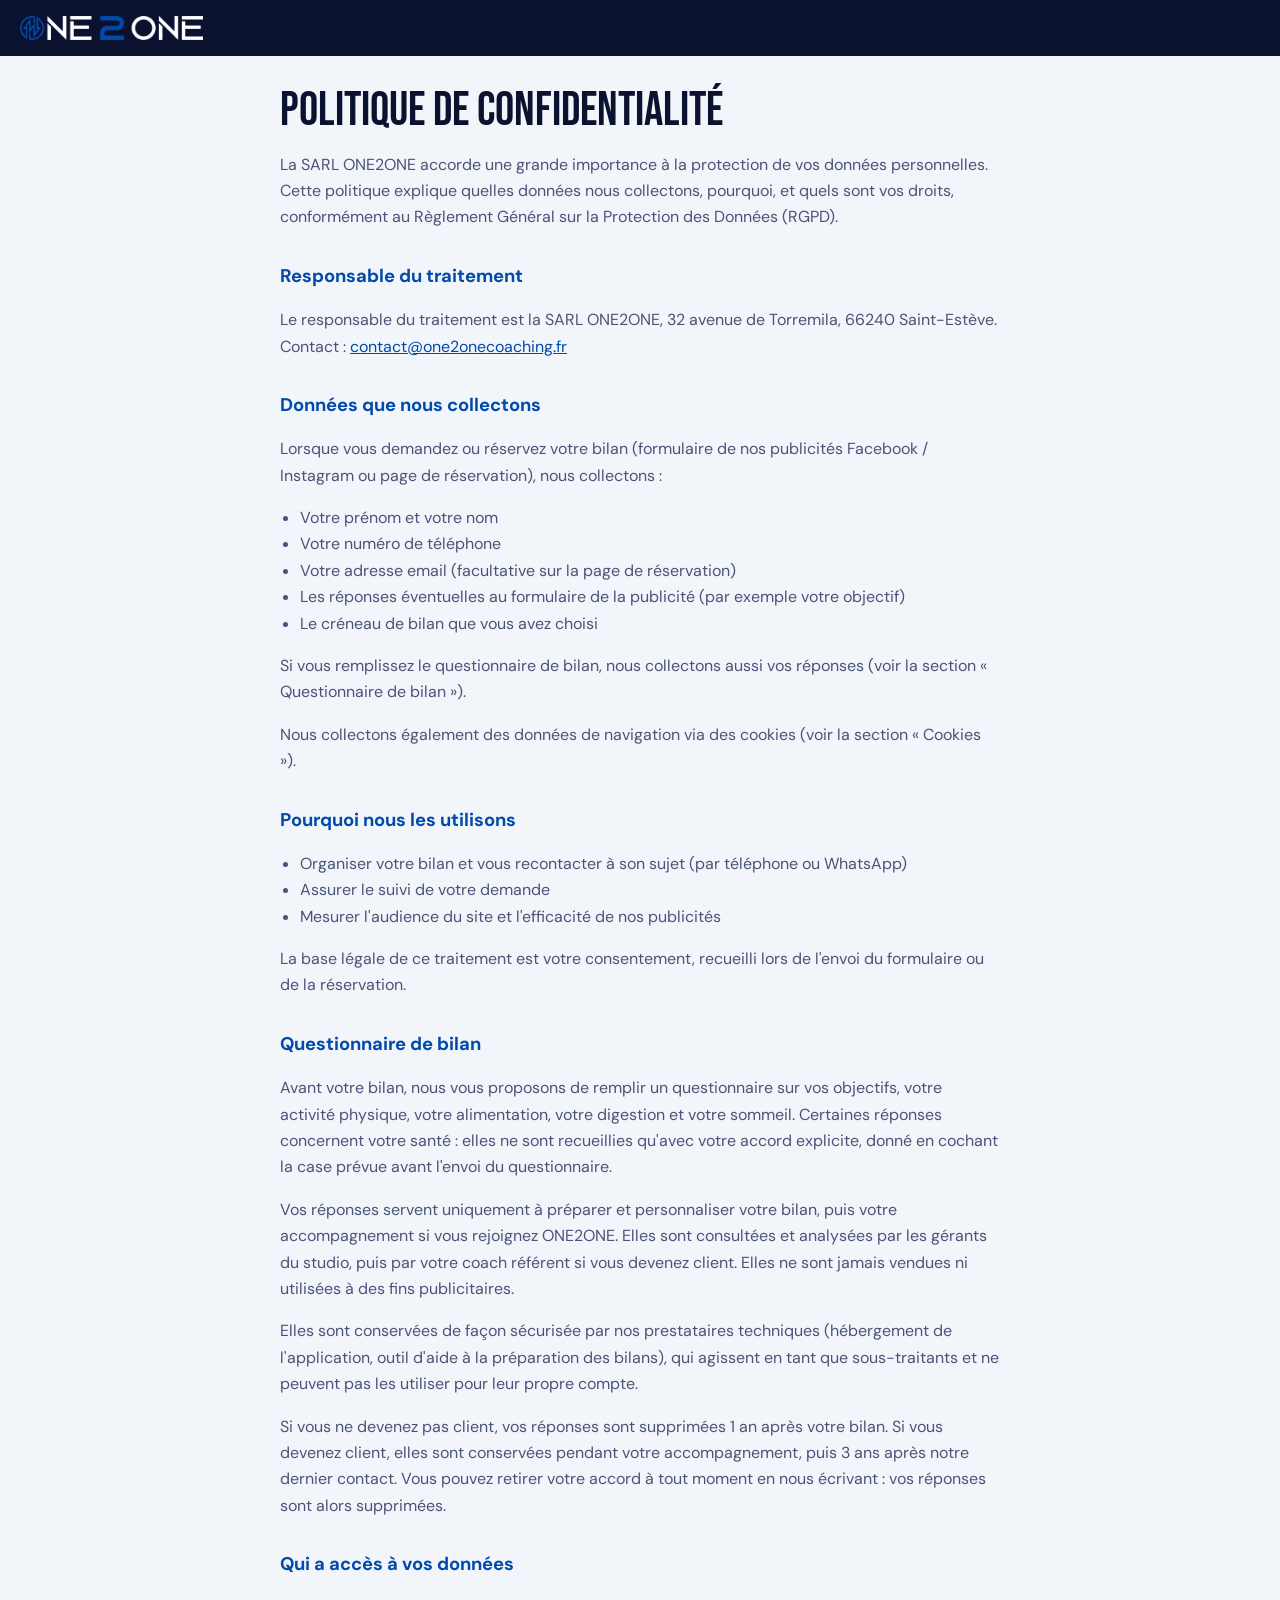
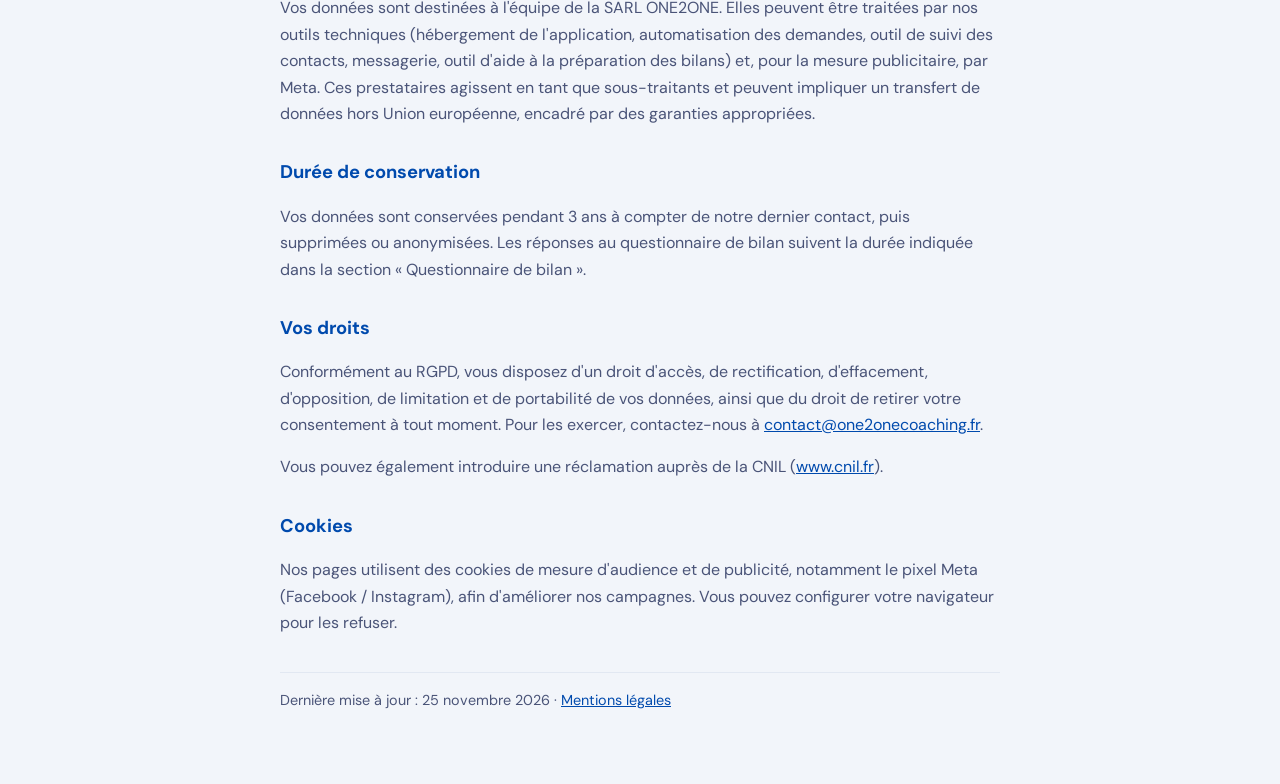
<file: confidentialite.html>
<!DOCTYPE html>
<html lang="fr">
<head>
<meta charset="UTF-8">
<meta name="viewport" content="width=device-width, initial-scale=1">
<title>Politique de confidentialité · ONE2ONE</title>
<meta name="robots" content="noindex">
<link rel="icon" href="/icon.png">
<link rel="preconnect" href="https://fonts.googleapis.com">
<link rel="preconnect" href="https://fonts.gstatic.com" crossorigin>
<link href="https://fonts.googleapis.com/css2?family=Bebas+Neue&family=DM+Sans:opsz,wght@9..40,400;9..40,500;9..40,700&display=swap" rel="stylesheet">
<style>
  :root { --blue: #004AAD; --ink: #0A1230; --ink-soft: #4A5478; --paper: #F2F5FA; --line: #E2E8F2; }
  * { box-sizing: border-box; }
  body { margin: 0; font-family: "DM Sans", system-ui, sans-serif; color: var(--ink); background: var(--paper); line-height: 1.65; font-size: 16px; -webkit-font-smoothing: antialiased; }
  header { background: var(--ink); padding: 16px 20px; }
  header img { height: 24px; width: auto; display: block; }
  main { max-width: 760px; margin: 0 auto; padding: 32px 20px 56px; }
  h1 { font-family: "Bebas Neue", sans-serif; font-weight: 400; font-size: 3rem; line-height: .95; margin: 0 0 18px; text-transform: uppercase; }
  h2 { font-size: 1.15rem; margin: 30px 0 8px; color: var(--blue); }
  p, li { color: var(--ink-soft); }
  ul { padding-left: 20px; }
  a { color: var(--blue); }
  .maj { margin-top: 36px; font-size: .9rem; border-top: 1px solid var(--line); padding-top: 16px; }
</style>
</head>
<body>
<header><a href="https://one2onecoaching.fr"><img src="/img/logo-one2one.png" alt="ONE2ONE"></a></header>
<main>
  <h1>Politique de confidentialité</h1>
  <p>La SARL ONE2ONE accorde une grande importance à la protection de vos données personnelles. Cette politique explique quelles données nous collectons, pourquoi, et quels sont vos droits, conformément au Règlement Général sur la Protection des Données (RGPD).</p>

  <h2>Responsable du traitement</h2>
  <p>Le responsable du traitement est la SARL ONE2ONE, 32 avenue de Torremila, 66240 Saint-Estève.<br>
     Contact : <a href="mailto:contact@one2onecoaching.fr">contact@one2onecoaching.fr</a></p>

  <h2>Données que nous collectons</h2>
  <p>Lorsque vous demandez ou réservez votre bilan (formulaire de nos publicités Facebook / Instagram ou page de réservation), nous collectons :</p>
  <ul>
    <li>Votre prénom et votre nom</li>
    <li>Votre numéro de téléphone</li>
    <li>Votre adresse email (facultative sur la page de réservation)</li>
    <li>Les réponses éventuelles au formulaire de la publicité (par exemple votre objectif)</li>
    <li>Le créneau de bilan que vous avez choisi</li>
  </ul>
  <p>Si vous remplissez le questionnaire de bilan, nous collectons aussi vos réponses (voir la section « Questionnaire de bilan »).</p>
  <p>Nous collectons également des données de navigation via des cookies (voir la section « Cookies »).</p>

  <h2>Pourquoi nous les utilisons</h2>
  <ul>
    <li>Organiser votre bilan et vous recontacter à son sujet (par téléphone ou WhatsApp)</li>
    <li>Assurer le suivi de votre demande</li>
    <li>Mesurer l'audience du site et l'efficacité de nos publicités</li>
  </ul>
  <p>La base légale de ce traitement est votre consentement, recueilli lors de l'envoi du formulaire ou de la réservation.</p>

  <h2>Questionnaire de bilan</h2>
  <p>Avant votre bilan, nous vous proposons de remplir un questionnaire sur vos objectifs, votre activité physique, votre alimentation, votre digestion et votre sommeil. Certaines réponses concernent votre santé : elles ne sont recueillies qu'avec votre accord explicite, donné en cochant la case prévue avant l'envoi du questionnaire.</p>
  <p>Vos réponses servent uniquement à préparer et personnaliser votre bilan, puis votre accompagnement si vous rejoignez ONE2ONE. Elles sont consultées et analysées par les gérants du studio, puis par votre coach référent si vous devenez client. Elles ne sont jamais vendues ni utilisées à des fins publicitaires.</p>
  <p>Elles sont conservées de façon sécurisée par nos prestataires techniques (hébergement de l'application, outil d'aide à la préparation des bilans), qui agissent en tant que sous-traitants et ne peuvent pas les utiliser pour leur propre compte.</p>
  <p>Si vous ne devenez pas client, vos réponses sont supprimées 1 an après votre bilan. Si vous devenez client, elles sont conservées pendant votre accompagnement, puis 3 ans après notre dernier contact. Vous pouvez retirer votre accord à tout moment en nous écrivant : vos réponses sont alors supprimées.</p>

  <h2>Qui a accès à vos données</h2>
  <p>Vos données sont destinées à l'équipe de la SARL ONE2ONE. Elles peuvent être traitées par nos outils techniques (hébergement de l'application, automatisation des demandes, outil de suivi des contacts, messagerie, outil d'aide à la préparation des bilans) et, pour la mesure publicitaire, par Meta. Ces prestataires agissent en tant que sous-traitants et peuvent impliquer un transfert de données hors Union européenne, encadré par des garanties appropriées.</p>

  <h2>Durée de conservation</h2>
  <p>Vos données sont conservées pendant 3 ans à compter de notre dernier contact, puis supprimées ou anonymisées. Les réponses au questionnaire de bilan suivent la durée indiquée dans la section « Questionnaire de bilan ».</p>

  <h2>Vos droits</h2>
  <p>Conformément au RGPD, vous disposez d'un droit d'accès, de rectification, d'effacement, d'opposition, de limitation et de portabilité de vos données, ainsi que du droit de retirer votre consentement à tout moment. Pour les exercer, contactez-nous à <a href="mailto:contact@one2onecoaching.fr">contact@one2onecoaching.fr</a>.</p>
  <p>Vous pouvez également introduire une réclamation auprès de la CNIL (<a href="https://www.cnil.fr" target="_blank" rel="noopener">www.cnil.fr</a>).</p>

  <h2>Cookies</h2>
  <p>Nos pages utilisent des cookies de mesure d'audience et de publicité, notamment le pixel Meta (Facebook / Instagram), afin d'améliorer nos campagnes. Vous pouvez configurer votre navigateur pour les refuser.</p>

  <p class="maj">Dernière mise à jour : 25 novembre 2026 · <a href="https://one2onecoaching.fr/mentions-legales.html">Mentions légales</a></p>
</main>
</body>
</html>
</file>
